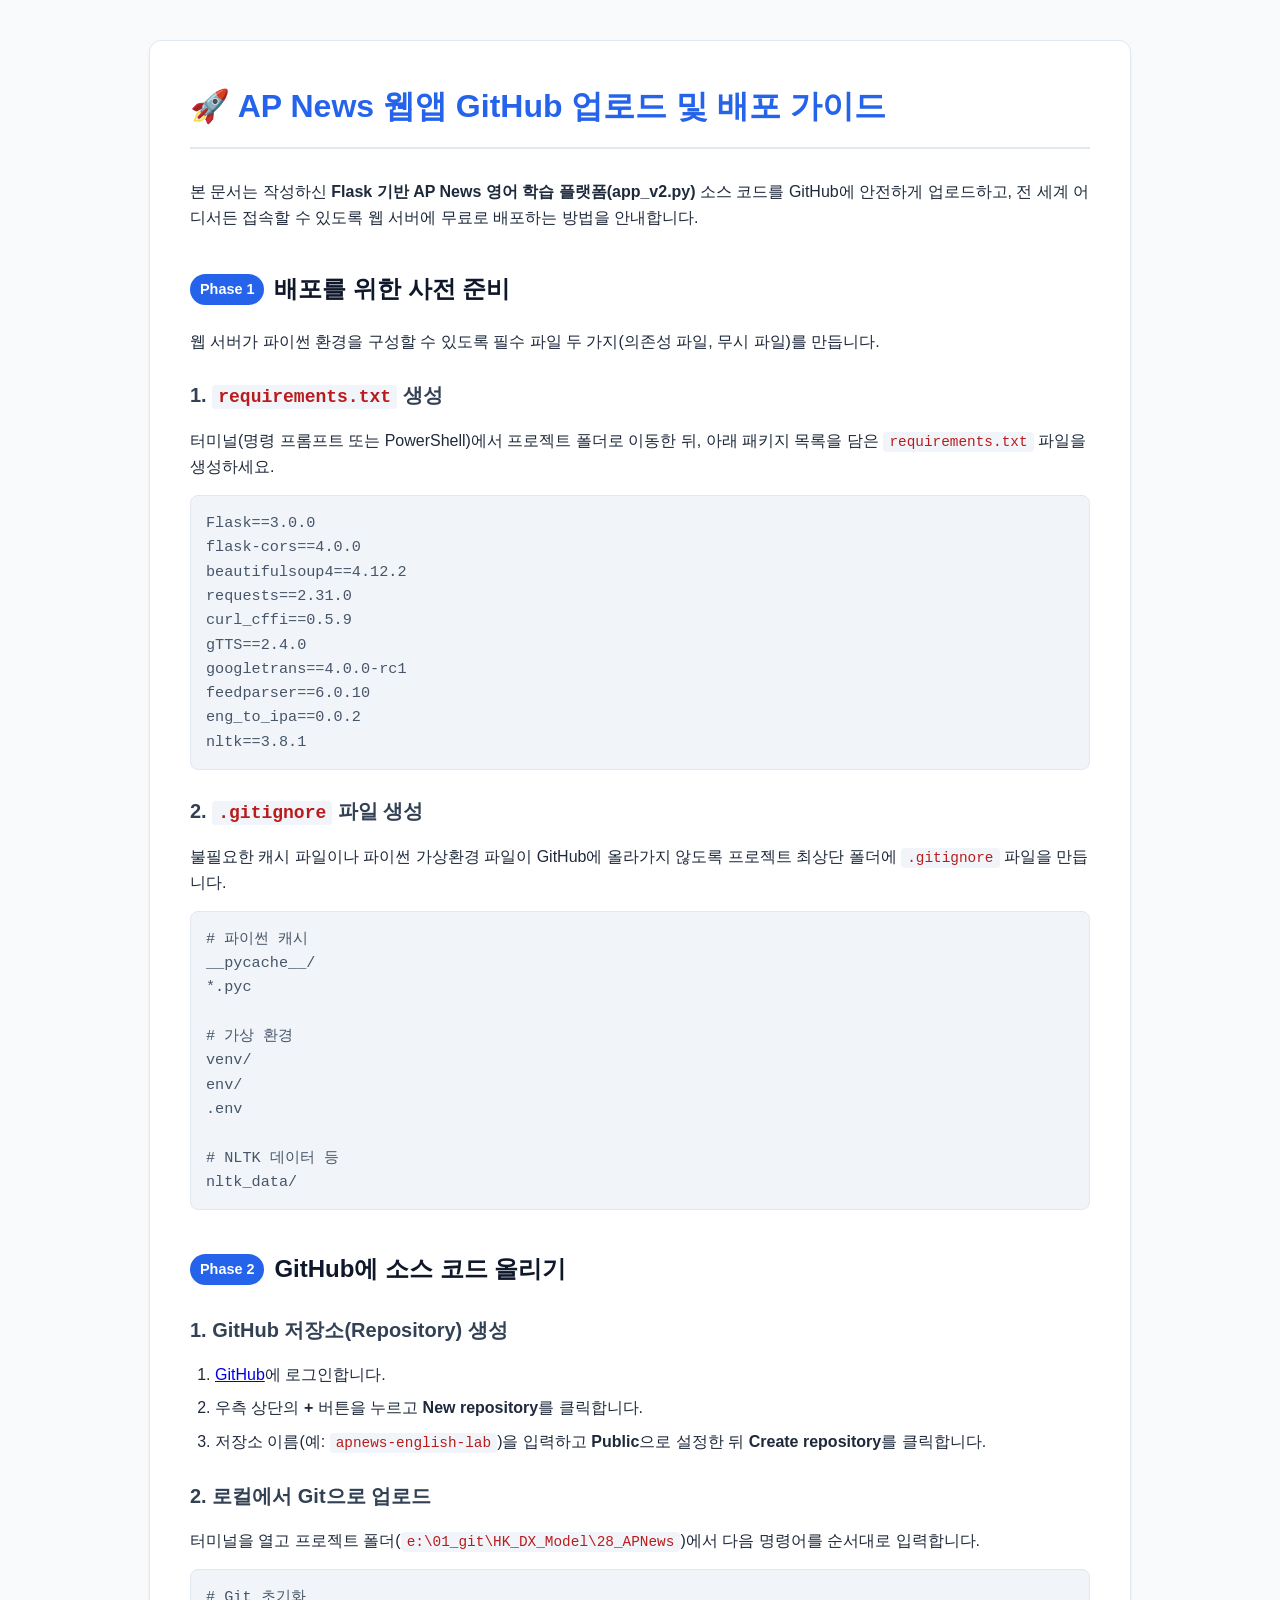
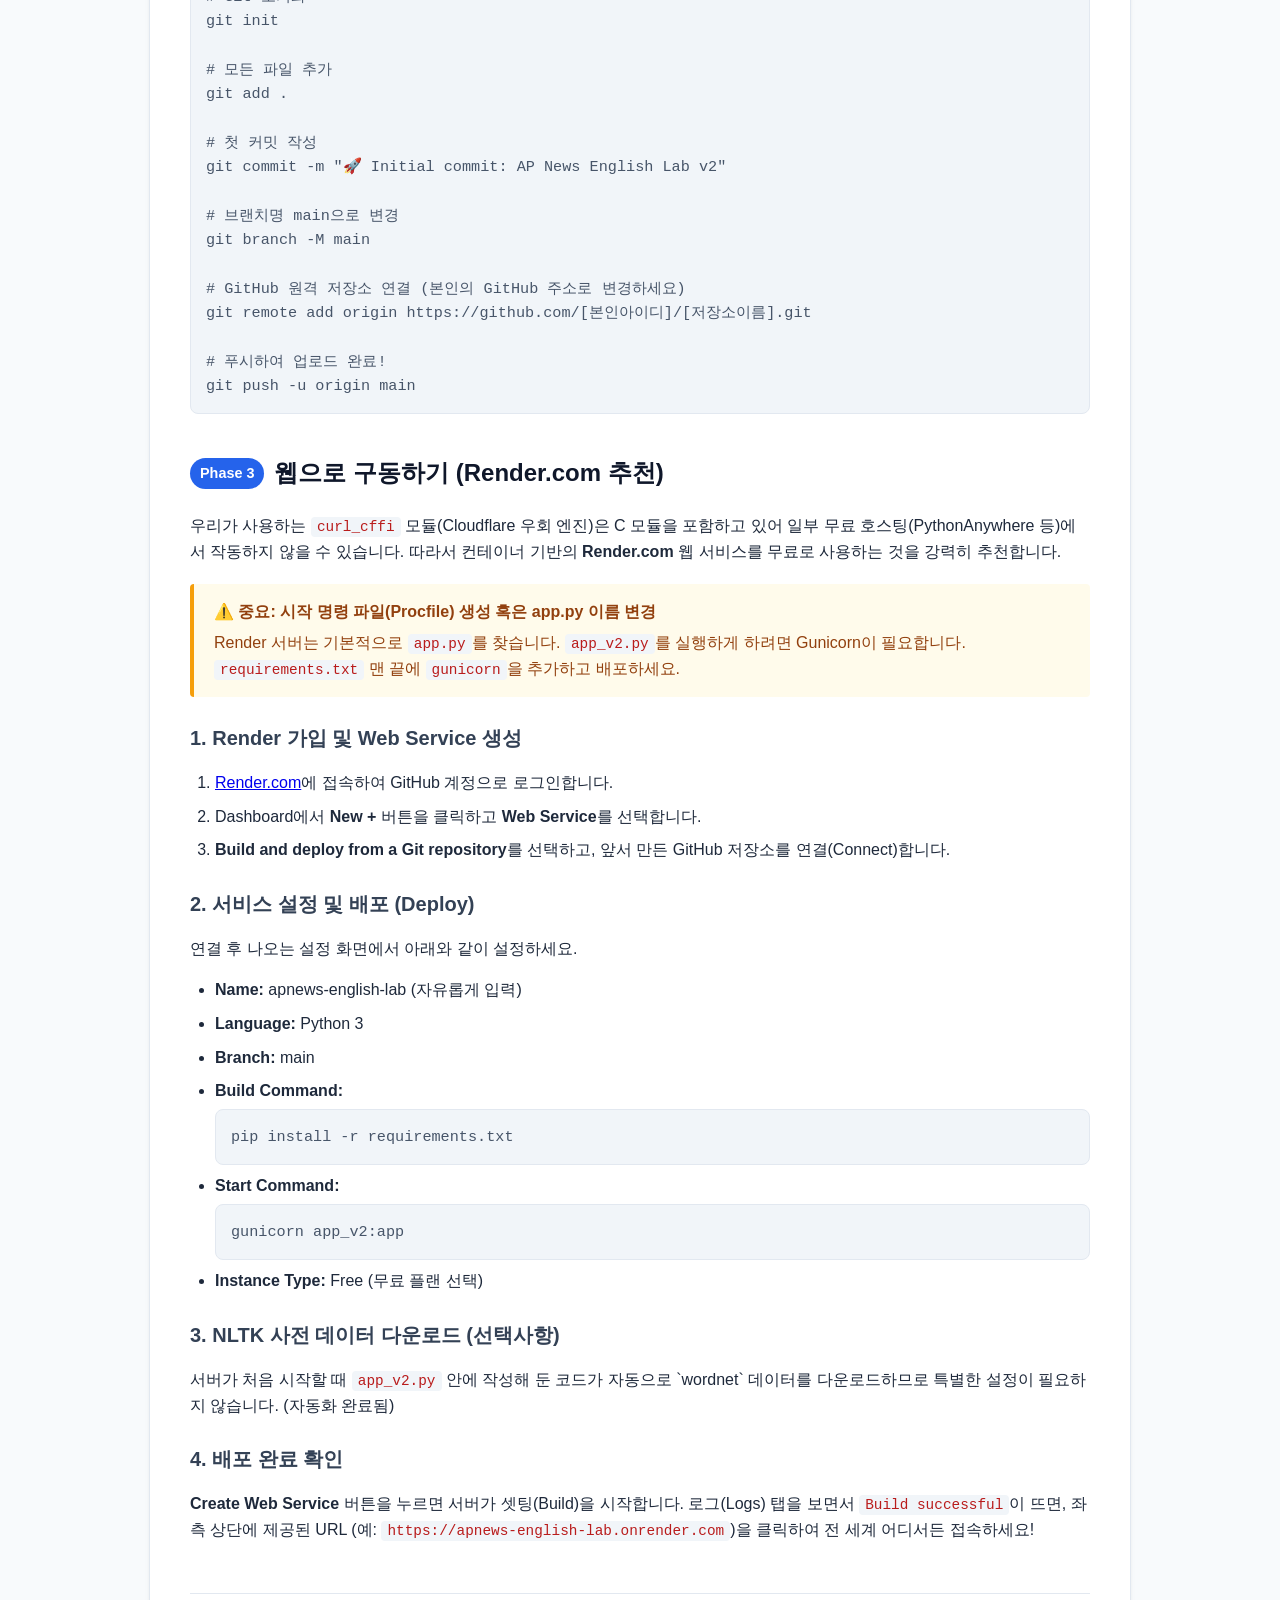
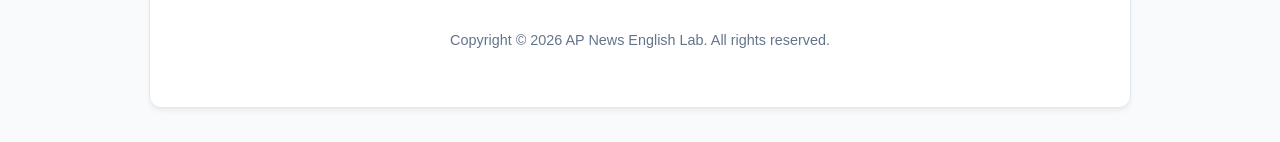
<file: deployment_guide.html>
<!DOCTYPE html>
<html lang="ko">
<head>
    <meta charset="UTF-8">
    <meta name="viewport" content="width=device-width, initial-scale=1.0">
    <title>AP News App - 배포 가이드 (GitHub & Web)</title>
    <style>
        :root {
            --bg-color: #f8fafc;
            --container-bg: #ffffff;
            --text-main: #1e293b;
            --text-muted: #64748b;
            --primary: #2563eb;
            --primary-hover: #1d4ed8;
            --border: #e2e8f0;
            --code-bg: #f1f5f9;
        }

        body {
            font-family: 'Pretendard', -apple-system, BlinkMacSystemFont, "Segoe UI", Roboto, "Helvetica Neue", Arial, sans-serif;
            background-color: var(--bg-color);
            color: var(--text-main);
            line-height: 1.6;
            margin: 0;
            padding: 40px 20px;
        }

        .container {
            max-width: 900px;
            margin: 0 auto;
            background: var(--container-bg);
            padding: 40px;
            border-radius: 12px;
            box-shadow: 0 4px 6px -1px rgba(0, 0, 0, 0.05), 0 2px 4px -1px rgba(0, 0, 0, 0.03);
            border: 1px solid var(--border);
        }

        h1 {
            font-size: 2rem;
            color: var(--primary);
            border-bottom: 2px solid var(--border);
            padding-bottom: 15px;
            margin-top: 0;
            margin-bottom: 30px;
        }

        h2 {
            font-size: 1.5rem;
            margin-top: 40px;
            margin-bottom: 20px;
            color: #0f172a;
            display: flex;
            align-items: center;
            gap: 10px;
        }

        h3 {
            font-size: 1.25rem;
            margin-top: 25px;
            margin-bottom: 15px;
            color: #334155;
        }

        p {
            margin-bottom: 15px;
        }

        pre {
            background-color: var(--code-bg);
            padding: 15px;
            border-radius: 8px;
            border: 1px solid var(--border);
            overflow-x: auto;
            font-family: 'Consolas', 'Monaco', monospace;
            font-size: 0.95rem;
            color: #475569;
        }

        code {
            background-color: var(--code-bg);
            padding: 2px 6px;
            border-radius: 4px;
            font-family: 'Consolas', 'Monaco', monospace;
            font-size: 0.9em;
            color: #b91c1c;
        }

        .alert {
            background-color: #fffbeb;
            border-left: 4px solid #f59e0b;
            padding: 15px 20px;
            margin: 20px 0;
            border-radius: 4px;
            color: #92400e;
        }

        .alert strong {
            display: block;
            margin-bottom: 5px;
        }

        ul, ol {
            margin-bottom: 20px;
            padding-left: 25px;
        }

        li {
            margin-bottom: 8px;
        }

        .step-badge {
            background: var(--primary);
            color: white;
            padding: 4px 10px;
            border-radius: 20px;
            font-size: 0.9rem;
            font-weight: bold;
        }

        footer {
            margin-top: 50px;
            text-align: center;
            font-size: 0.9rem;
            color: var(--text-muted);
            border-top: 1px solid var(--border);
            padding-top: 20px;
        }
    </style>
</head>
<body>

<div class="container">
    <h1>🚀 AP News 웹앱 GitHub 업로드 및 배포 가이드</h1>
    <p>본 문서는 작성하신 <strong>Flask 기반 AP News 영어 학습 플랫폼(app_v2.py)</strong> 소스 코드를 GitHub에 안전하게 업로드하고, 전 세계 어디서든 접속할 수 있도록 웹 서버에 무료로 배포하는 방법을 안내합니다.</p>

    <!-- SECTION 1 -->
    <h2><span class="step-badge">Phase 1</span> 배포를 위한 사전 준비</h2>
    <p>웹 서버가 파이썬 환경을 구성할 수 있도록 필수 파일 두 가지(의존성 파일, 무시 파일)를 만듭니다.</p>
    
    <h3>1. <code>requirements.txt</code> 생성</h3>
    <p>터미널(명령 프롬프트 또는 PowerShell)에서 프로젝트 폴더로 이동한 뒤, 아래 패키지 목록을 담은 <code>requirements.txt</code> 파일을 생성하세요.</p>
    <pre>
Flask==3.0.0
flask-cors==4.0.0
beautifulsoup4==4.12.2
requests==2.31.0
curl_cffi==0.5.9
gTTS==2.4.0
googletrans==4.0.0-rc1
feedparser==6.0.10
eng_to_ipa==0.0.2
nltk==3.8.1
</pre>

    <h3>2. <code>.gitignore</code> 파일 생성</h3>
    <p>불필요한 캐시 파일이나 파이썬 가상환경 파일이 GitHub에 올라가지 않도록 프로젝트 최상단 폴더에 <code>.gitignore</code> 파일을 만듭니다.</p>
    <pre>
# 파이썬 캐시
__pycache__/
*.pyc

# 가상 환경
venv/
env/
.env

# NLTK 데이터 등
nltk_data/
</pre>

    <!-- SECTION 2 -->
    <h2><span class="step-badge">Phase 2</span> GitHub에 소스 코드 올리기</h2>
    
    <h3>1. GitHub 저장소(Repository) 생성</h3>
    <ol>
        <li><a href="https://github.com" target="_blank">GitHub</a>에 로그인합니다.</li>
        <li>우측 상단의 <strong>+</strong> 버튼을 누르고 <strong>New repository</strong>를 클릭합니다.</li>
        <li>저장소 이름(예: <code>apnews-english-lab</code>)을 입력하고 <strong>Public</strong>으로 설정한 뒤 <strong>Create repository</strong>를 클릭합니다.</li>
    </ol>

    <h3>2. 로컬에서 Git으로 업로드</h3>
    <p>터미널을 열고 프로젝트 폴더(<code>e:\01_git\HK_DX_Model\28_APNews</code>)에서 다음 명령어를 순서대로 입력합니다.</p>
    <pre>
# Git 초기화
git init

# 모든 파일 추가
git add .

# 첫 커밋 작성
git commit -m "🚀 Initial commit: AP News English Lab v2"

# 브랜치명 main으로 변경
git branch -M main

# GitHub 원격 저장소 연결 (본인의 GitHub 주소로 변경하세요)
git remote add origin https://github.com/[본인아이디]/[저장소이름].git

# 푸시하여 업로드 완료!
git push -u origin main
</pre>


    <!-- SECTION 3 -->
    <h2><span class="step-badge">Phase 3</span> 웹으로 구동하기 (Render.com 추천)</h2>
    <p>우리가 사용하는 <code>curl_cffi</code> 모듈(Cloudflare 우회 엔진)은 C 모듈을 포함하고 있어 일부 무료 호스팅(PythonAnywhere 등)에서 작동하지 않을 수 있습니다. 따라서 컨테이너 기반의 <strong>Render.com</strong> 웹 서비스를 무료로 사용하는 것을 강력히 추천합니다.</p>

    <div class="alert">
        <strong>⚠️ 중요: 시작 명령 파일(Procfile) 생성 혹은 app.py 이름 변경</strong>
        Render 서버는 기본적으로 <code>app.py</code>를 찾습니다. 
        <code>app_v2.py</code>를 실행하게 하려면 Gunicorn이 필요합니다.<br>
        <code>requirements.txt</code> 맨 끝에 <code>gunicorn</code>을 추가하고 배포하세요.
    </div>

    <h3>1. Render 가입 및 Web Service 생성</h3>
    <ol>
        <li><a href="https://render.com" target="_blank">Render.com</a>에 접속하여 GitHub 계정으로 로그인합니다.</li>
        <li>Dashboard에서 <strong>New +</strong> 버튼을 클릭하고 <strong>Web Service</strong>를 선택합니다.</li>
        <li><strong>Build and deploy from a Git repository</strong>를 선택하고, 앞서 만든 GitHub 저장소를 연결(Connect)합니다.</li>
    </ol>

    <h3>2. 서비스 설정 및 배포 (Deploy)</h3>
    <p>연결 후 나오는 설정 화면에서 아래와 같이 설정하세요.</p>
    <ul>
        <li><strong>Name:</strong> apnews-english-lab (자유롭게 입력)</li>
        <li><strong>Language:</strong> Python 3</li>
        <li><strong>Branch:</strong> main</li>
        <li><strong>Build Command:</strong> 
            <pre style="margin-top: 5px; margin-bottom: 5px;">pip install -r requirements.txt</pre>
        </li>
        <li><strong>Start Command:</strong>
            <pre style="margin-top: 5px; margin-bottom: 5px;">gunicorn app_v2:app</pre>
        </li>
        <li><strong>Instance Type:</strong> Free (무료 플랜 선택)</li>
    </ul>

    <h3>3. NLTK 사전 데이터 다운로드 (선택사항)</h3>
    <p>서버가 처음 시작할 때 <code>app_v2.py</code> 안에 작성해 둔 코드가 자동으로 `wordnet` 데이터를 다운로드하므로 특별한 설정이 필요하지 않습니다. (자동화 완료됨)</p>

    <h3>4. 배포 완료 확인</h3>
    <p><strong>Create Web Service</strong> 버튼을 누르면 서버가 셋팅(Build)을 시작합니다. 로그(Logs) 탭을 보면서 <code>Build successful</code>이 뜨면, 좌측 상단에 제공된 URL (예: <code>https://apnews-english-lab.onrender.com</code>)을 클릭하여 전 세계 어디서든 접속하세요!</p>

    <footer>
        <p>Copyright © 2026 AP News English Lab. All rights reserved.</p>
    </footer>
</div>

</body>
</html>
</file>
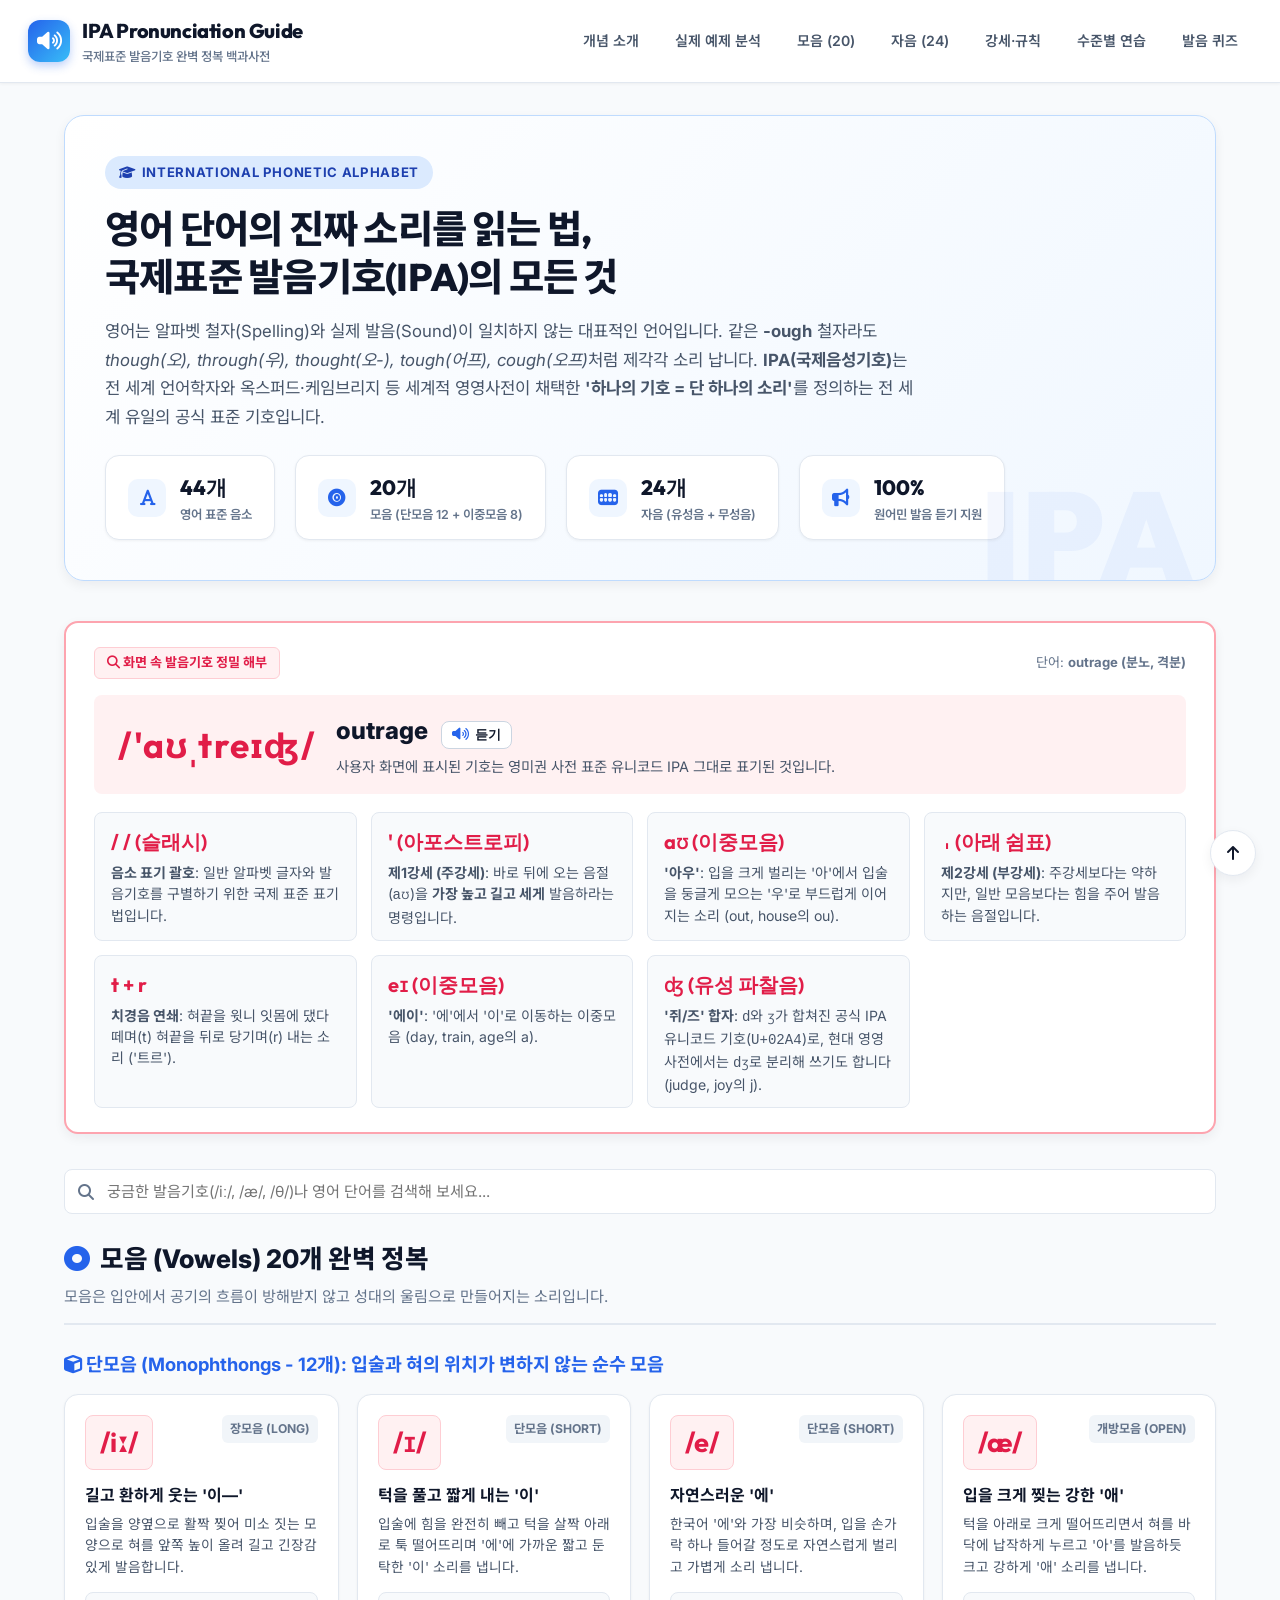
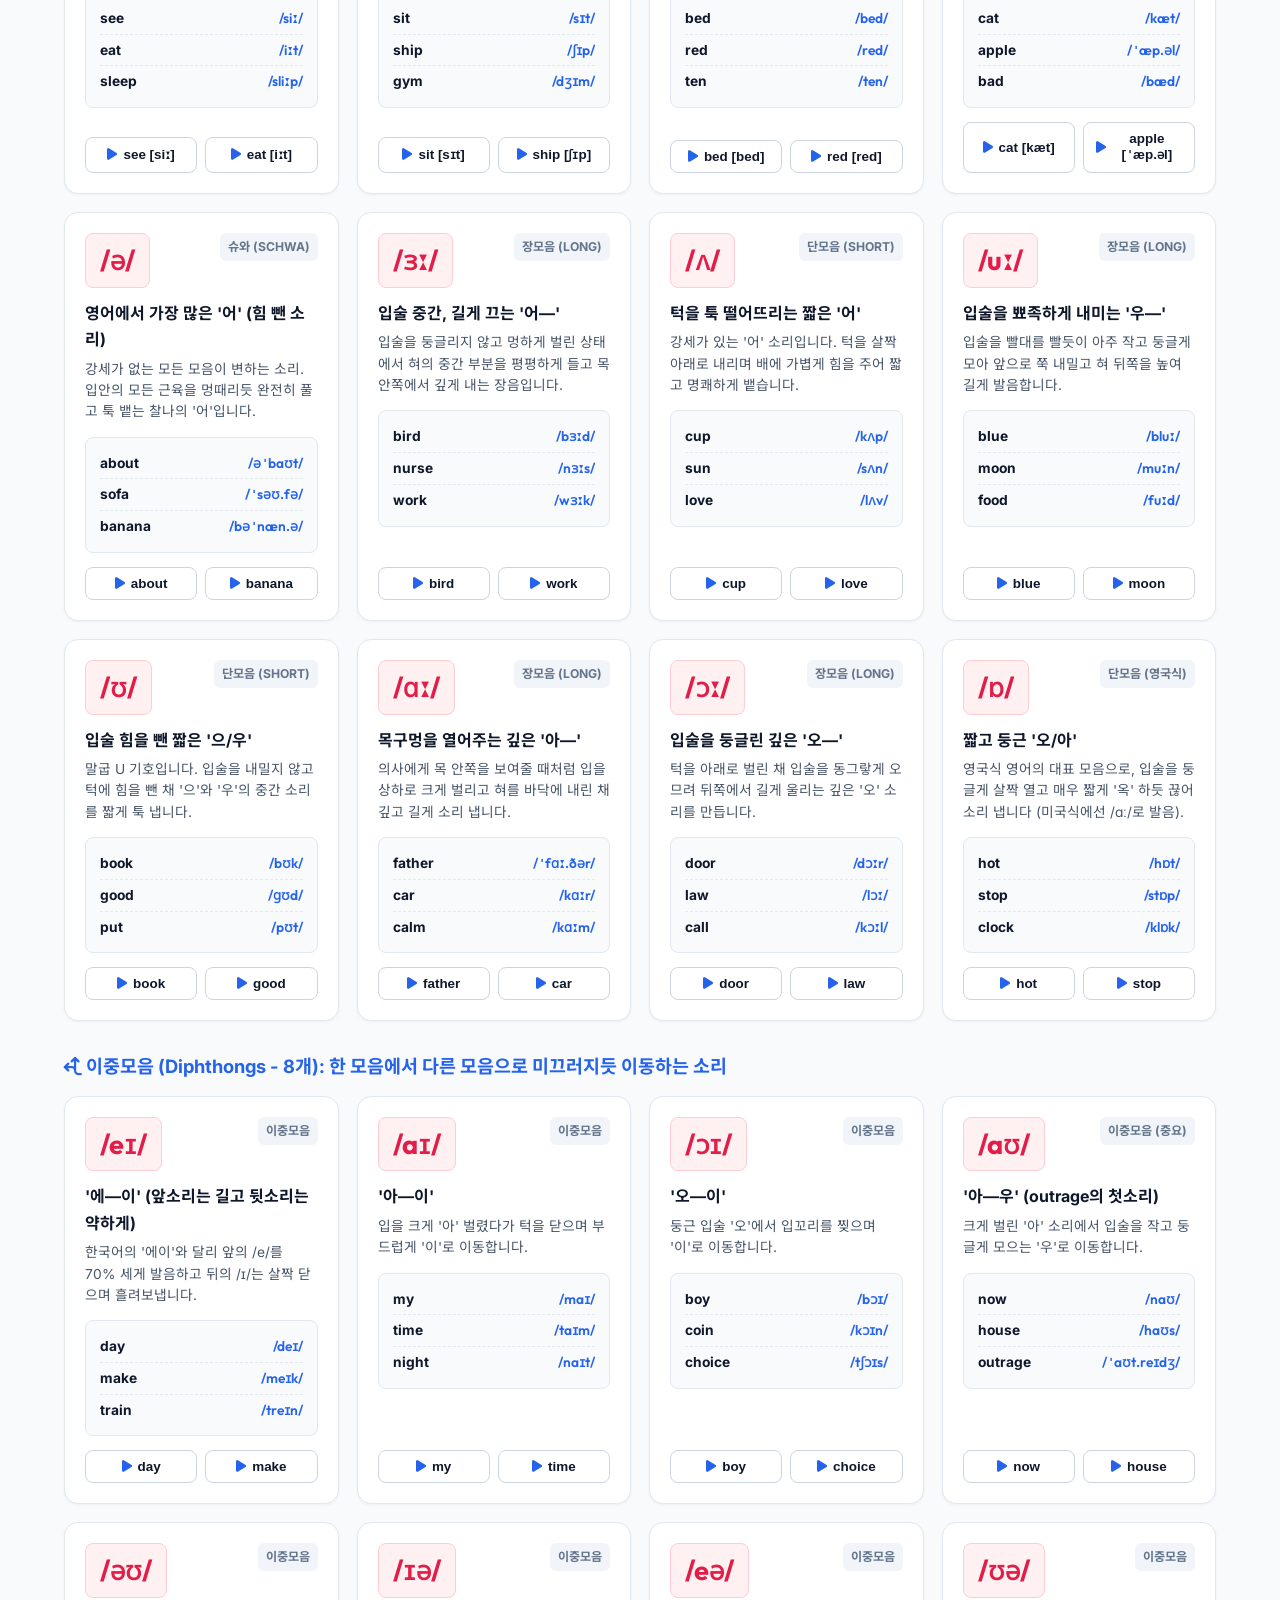
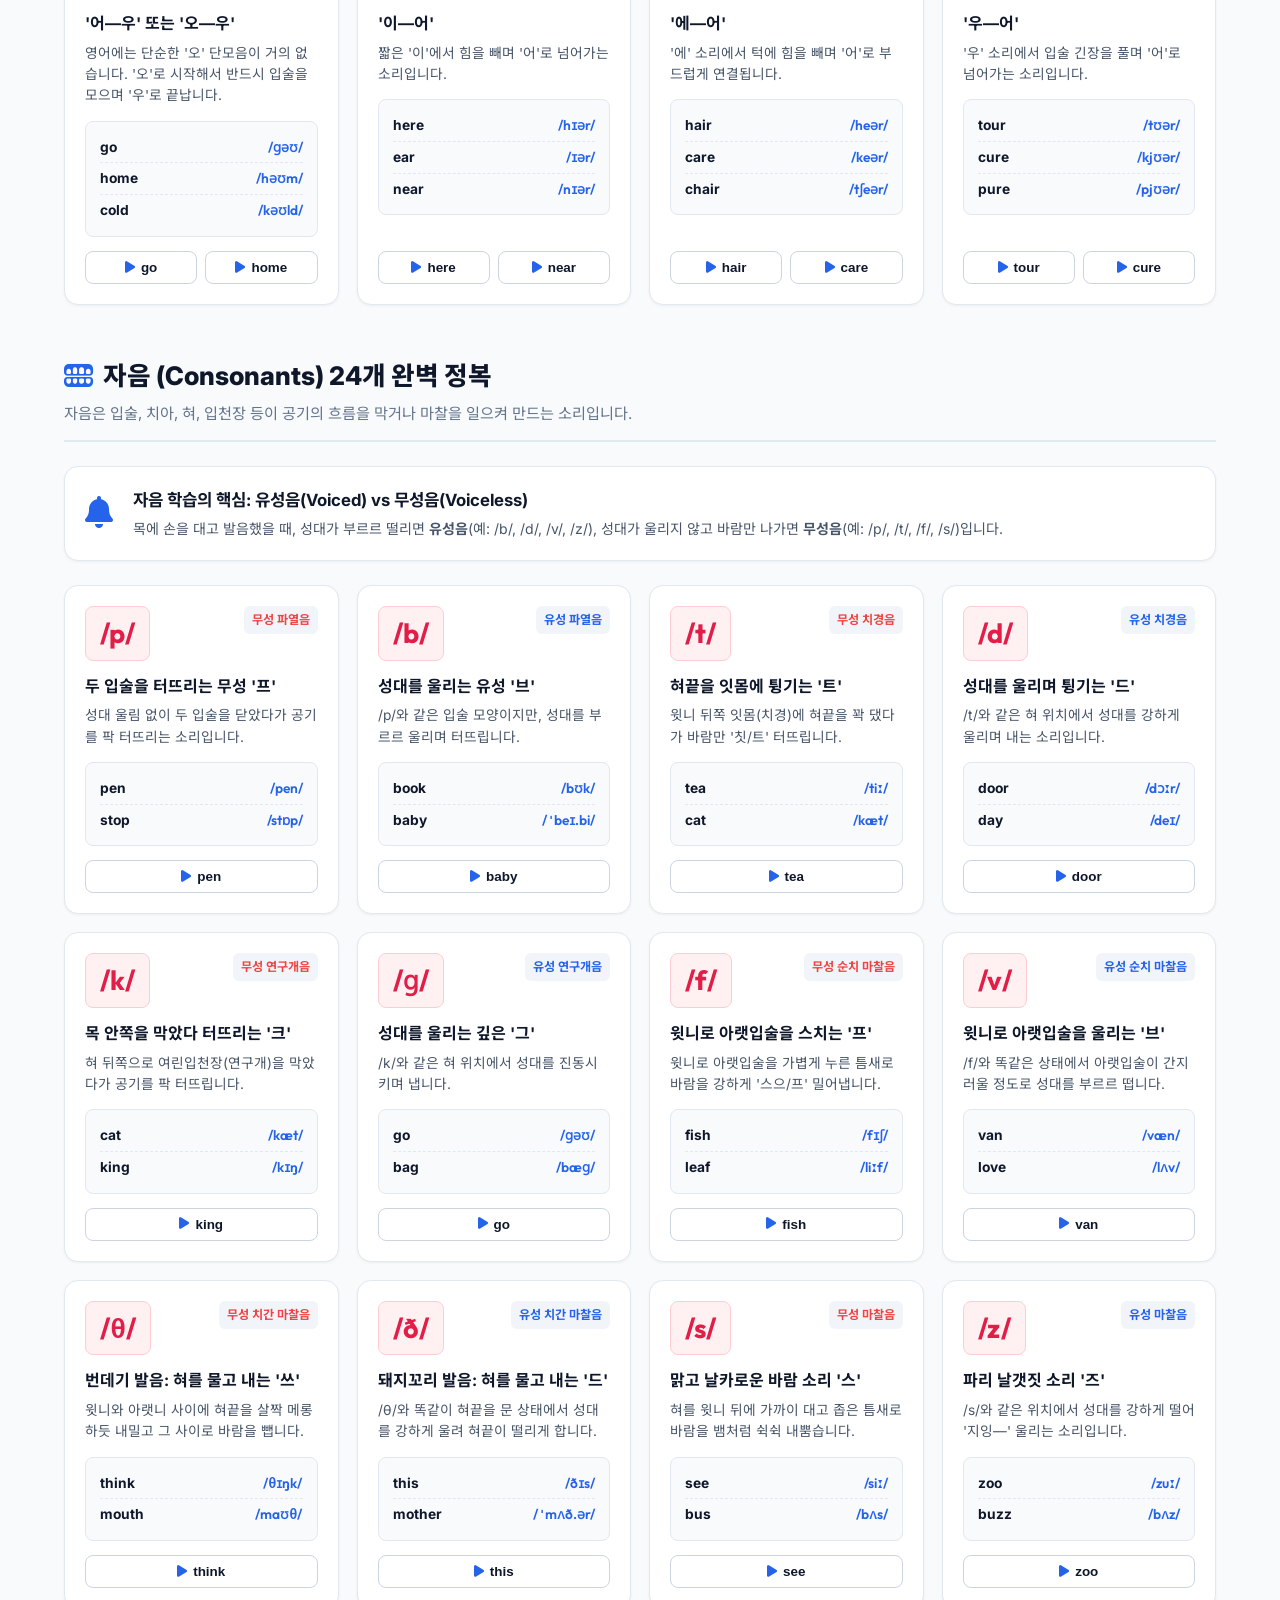
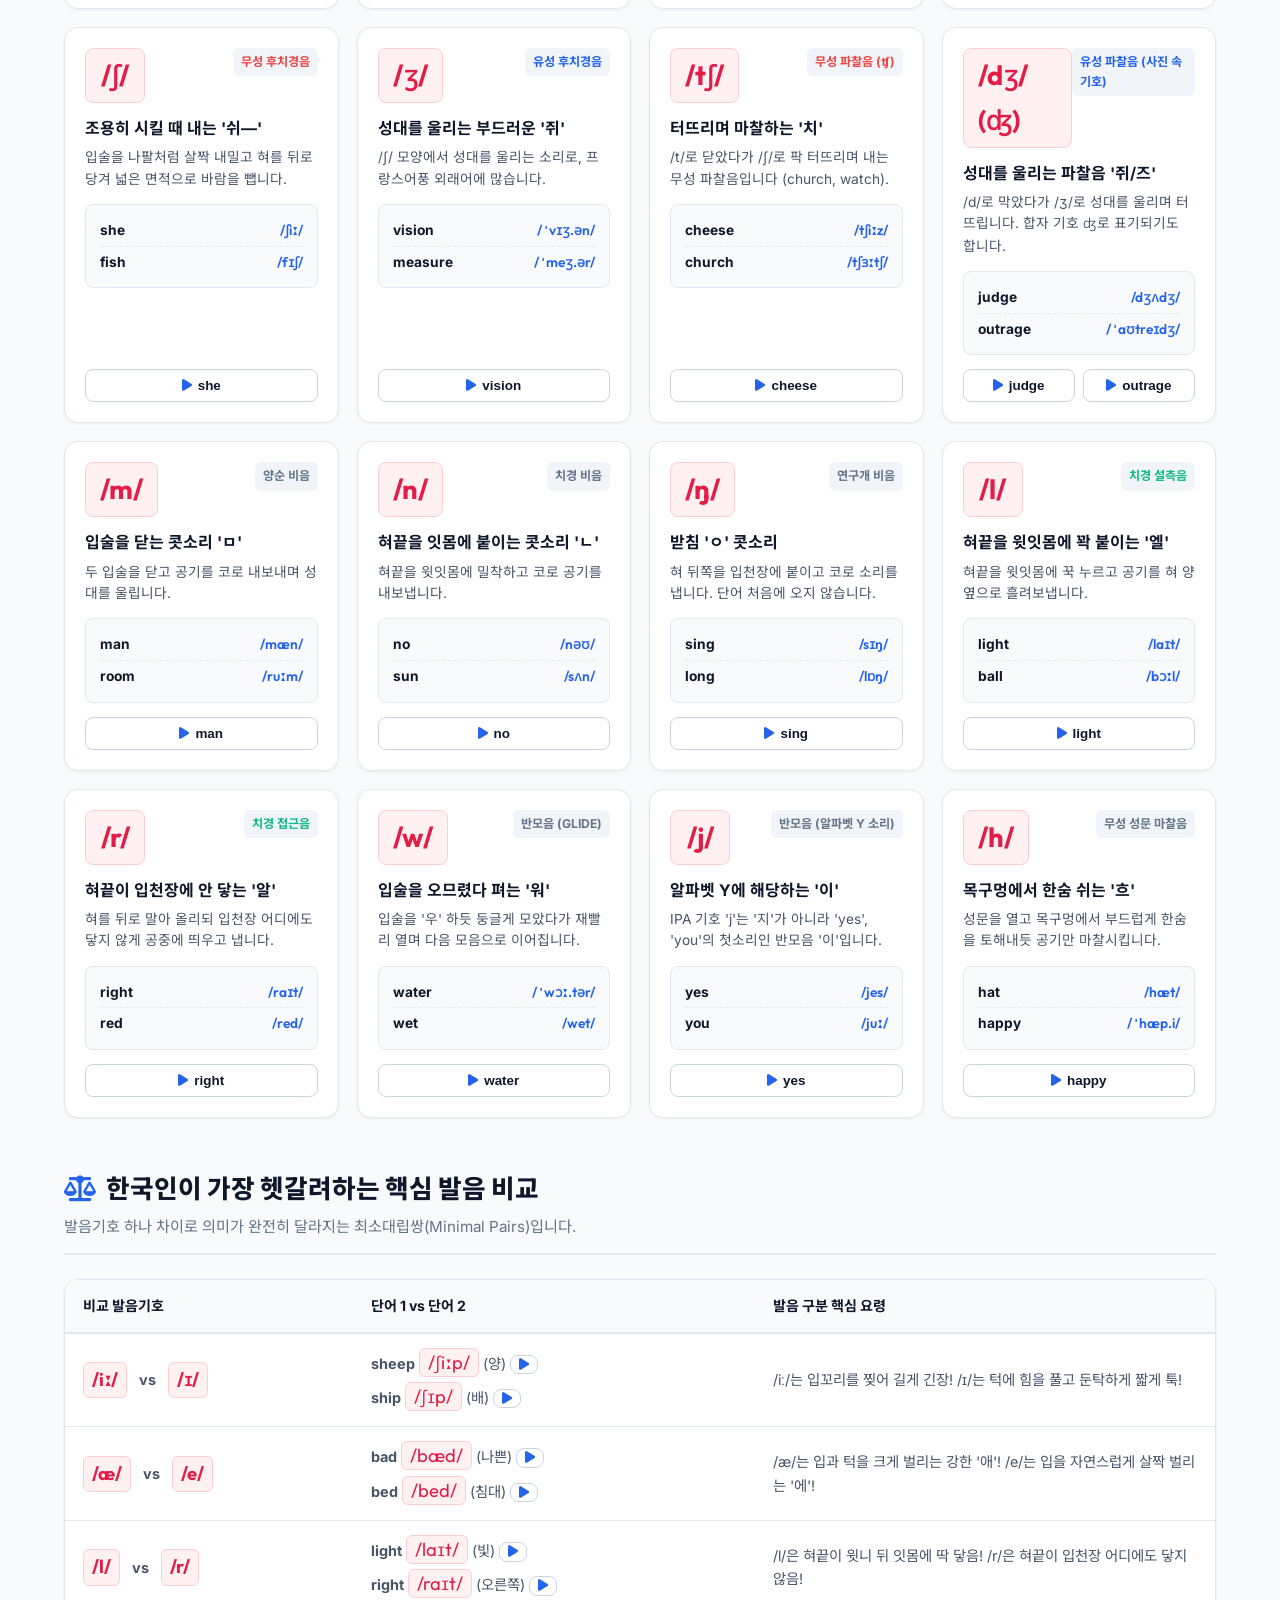
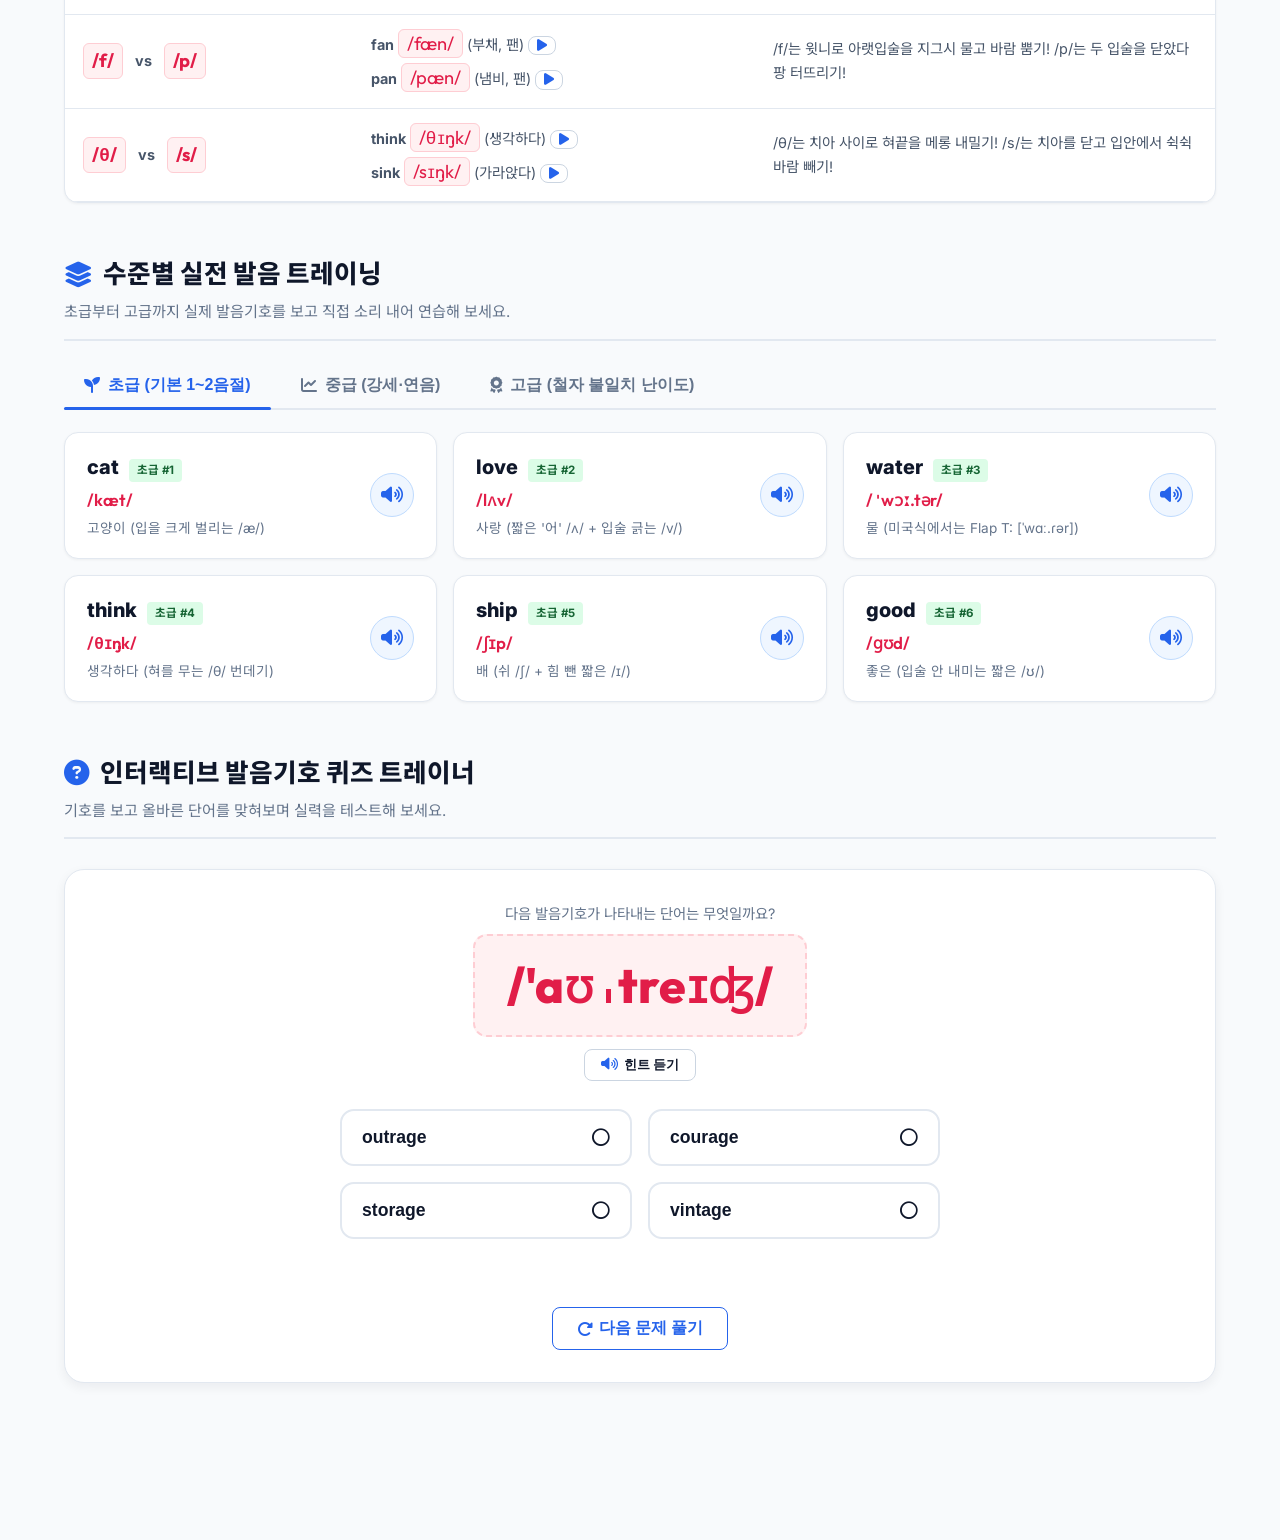
<file: ipa_guide.html>
<!DOCTYPE html>
<html lang="ko">
<head>
    <meta charset="UTF-8">
    <meta name="viewport" content="width=device-width, initial-scale=1.0">
    <title>국제표준 발음기호 (IPA) 완벽 마스터 가이드</title>
    <!-- Google Fonts: Inter & Outfit & Noto Sans KR -->
    <link rel="preconnect" href="https://fonts.googleapis.com">
    <link rel="preconnect" href="https://fonts.gstatic.com" crossorigin>
    <link href="https://fonts.googleapis.com/css2?family=Inter:wght@400;500;600;700;800&family=Noto+Sans+KR:wght@300;400;500;700;900&family=Outfit:wght@400;600;700;800&family=Fira+Code:wght@400;600&display=swap" rel="stylesheet">
    <!-- FontAwesome 6 Pro-style icons -->
    <link rel="stylesheet" href="https://cdnjs.cloudflare.com/ajax/libs/font-awesome/6.4.0/css/all.min.css">

    <style>
        :root {
            --bg-body: #f8fafc;
            --bg-card: #ffffff;
            --bg-card-alt: #f1f5f9;
            --bg-badge: #e0e7ff;
            --text-main: #0f172a;
            --text-secondary: #475569;
            --text-muted: #64748b;
            --primary: #2563eb;
            --primary-light: #eff6ff;
            --primary-dark: #1d4ed8;
            --accent: #0ea5e9;
            --ipa-color: #e11d48;
            --ipa-bg: #fff1f2;
            --ipa-border: #fecdd3;
            --success: #10b981;
            --success-light: #ecfdf5;
            --warning: #f59e0b;
            --warning-light: #fef3c7;
            --border-light: #e2e8f0;
            --border-card: #e2e8f0;
            --shadow-sm: 0 1px 3px rgba(0, 0, 0, 0.05);
            --shadow-md: 0 4px 12px rgba(15, 23, 42, 0.06);
            --shadow-lg: 0 10px 25px -5px rgba(15, 23, 42, 0.08);
            --radius-sm: 8px;
            --radius-md: 14px;
            --radius-lg: 20px;
            --transition: all 0.25s cubic-bezier(0.16, 1, 0.3, 1);
        }

        * {
            box-sizing: border-box;
            margin: 0;
            padding: 0;
            -webkit-font-smoothing: antialiased;
        }

        body {
            font-family: 'Inter', 'Noto Sans KR', -apple-system, BlinkMacSystemFont, sans-serif;
            background-color: var(--bg-body);
            color: var(--text-main);
            line-height: 1.65;
            padding-bottom: 80px;
        }

        /* Top Navbar */
        header.nav-header {
            position: sticky;
            top: 0;
            z-index: 1000;
            background: rgba(255, 255, 255, 0.92);
            backdrop-filter: blur(12px);
            border-bottom: 1px solid var(--border-light);
            padding: 14px 28px;
            display: flex;
            justify-content: space-between;
            align-items: center;
            box-shadow: var(--shadow-sm);
        }

        .logo-area {
            display: flex;
            align-items: center;
            gap: 12px;
        }

        .logo-badge {
            width: 42px;
            height: 42px;
            border-radius: 12px;
            background: linear-gradient(135deg, #2563eb, #38bdf8);
            color: #ffffff;
            display: flex;
            align-items: center;
            justify-content: center;
            font-size: 1.25rem;
            box-shadow: 0 4px 10px rgba(37, 99, 235, 0.3);
        }

        .logo-text h1 {
            font-family: 'Outfit', sans-serif;
            font-size: 1.25rem;
            font-weight: 800;
            letter-spacing: -0.02em;
            color: var(--text-main);
        }

        .logo-text p {
            font-size: 0.78rem;
            color: var(--text-muted);
            font-weight: 500;
        }

        .nav-links {
            display: flex;
            gap: 8px;
            align-items: center;
            overflow-x: auto;
        }

        .nav-link {
            padding: 8px 14px;
            border-radius: var(--radius-sm);
            font-size: 0.88rem;
            font-weight: 600;
            color: var(--text-secondary);
            text-decoration: none;
            transition: var(--transition);
            white-space: nowrap;
        }

        .nav-link:hover, .nav-link.active {
            background-color: var(--primary-light);
            color: var(--primary);
        }

        /* Container */
        .container {
            max-width: 1200px;
            margin: 0 auto;
            padding: 32px 24px;
        }

        /* Hero Banner */
        .hero-banner {
            background: linear-gradient(135deg, #ffffff 0%, #f0f7ff 100%);
            border: 1px solid #bfdbfe;
            border-radius: var(--radius-lg);
            padding: 40px;
            margin-bottom: 40px;
            box-shadow: var(--shadow-md);
            position: relative;
            overflow: hidden;
        }

        .hero-banner::after {
            content: "IPA";
            position: absolute;
            right: 20px;
            bottom: -20px;
            font-size: 8rem;
            font-weight: 900;
            font-family: 'Outfit', sans-serif;
            color: rgba(37, 99, 235, 0.05);
            pointer-events: none;
            line-height: 1;
        }

        .hero-badge {
            display: inline-flex;
            align-items: center;
            gap: 6px;
            background: #dbeafe;
            color: #1e40af;
            padding: 6px 14px;
            border-radius: 9999px;
            font-size: 0.82rem;
            font-weight: 700;
            text-transform: uppercase;
            letter-spacing: 0.05em;
            margin-bottom: 16px;
        }

        .hero-title {
            font-family: 'Outfit', 'Noto Sans KR', sans-serif;
            font-size: 2.4rem;
            font-weight: 800;
            letter-spacing: -0.02em;
            line-height: 1.25;
            color: #0f172a;
            margin-bottom: 16px;
        }

        .hero-desc {
            font-size: 1.05rem;
            color: var(--text-secondary);
            max-width: 820px;
            line-height: 1.7;
            margin-bottom: 24px;
        }

        .hero-stats {
            display: flex;
            flex-wrap: wrap;
            gap: 20px;
        }

        .stat-card {
            background: #ffffff;
            border: 1px solid var(--border-light);
            border-radius: var(--radius-md);
            padding: 14px 22px;
            box-shadow: var(--shadow-sm);
            display: flex;
            align-items: center;
            gap: 14px;
        }

        .stat-icon {
            width: 38px;
            height: 38px;
            border-radius: 10px;
            background: var(--primary-light);
            color: var(--primary);
            display: flex;
            align-items: center;
            justify-content: center;
            font-size: 1.1rem;
        }

        .stat-info .num {
            font-size: 1.3rem;
            font-weight: 800;
            font-family: 'Outfit', sans-serif;
            color: var(--text-main);
        }

        .stat-info .label {
            font-size: 0.78rem;
            color: var(--text-muted);
            font-weight: 600;
        }

        /* Section Layout */
        .section-wrap {
            margin-bottom: 50px;
        }

        .section-header {
            display: flex;
            align-items: center;
            justify-content: space-between;
            margin-bottom: 24px;
            border-bottom: 2px solid var(--border-light);
            padding-bottom: 14px;
        }

        .section-title {
            font-size: 1.6rem;
            font-weight: 800;
            color: var(--text-main);
            display: flex;
            align-items: center;
            gap: 10px;
        }

        .section-title i {
            color: var(--primary);
        }

        .section-desc {
            font-size: 0.95rem;
            color: var(--text-muted);
            margin-top: 4px;
        }

        /* Deep Dive Box: Question from User Screenshot */
        .case-study-box {
            background: #ffffff;
            border: 2px solid #fda4af;
            border-radius: var(--radius-md);
            padding: 24px 28px;
            margin-bottom: 35px;
            box-shadow: var(--shadow-md);
        }

        .case-header {
            display: flex;
            align-items: center;
            justify-content: space-between;
            margin-bottom: 16px;
        }

        .case-badge {
            background: var(--ipa-bg);
            color: var(--ipa-color);
            padding: 4px 12px;
            border-radius: 6px;
            font-weight: 700;
            font-size: 0.82rem;
            border: 1px solid var(--ipa-border);
        }

        .case-preview {
            display: flex;
            align-items: center;
            gap: 20px;
            background: #fff1f2;
            border-radius: var(--radius-sm);
            padding: 16px 24px;
            margin-bottom: 18px;
        }

        .case-ipa {
            font-family: 'Outfit', 'Inter', monospace;
            font-size: 2.2rem;
            font-weight: 700;
            color: var(--ipa-color);
            letter-spacing: 0.05em;
        }

        .case-word {
            font-size: 1.5rem;
            font-weight: 800;
            color: var(--text-main);
        }

        .case-grid {
            display: grid;
            grid-template-columns: repeat(auto-fit, minmax(220px, 1fr));
            gap: 14px;
        }

        .case-item {
            background: #f8fafc;
            border: 1px solid var(--border-light);
            border-radius: var(--radius-sm);
            padding: 12px 16px;
        }

        .case-item .symbol {
            font-family: 'Outfit', monospace;
            font-weight: 700;
            font-size: 1.25rem;
            color: var(--ipa-color);
            display: inline-block;
            margin-bottom: 4px;
        }

        .case-item .explain {
            font-size: 0.88rem;
            color: var(--text-secondary);
            line-height: 1.5;
        }

        /* Sound Card Grid */
        .sound-grid {
            display: grid;
            grid-template-columns: repeat(auto-fill, minmax(270px, 1fr));
            gap: 18px;
        }

        .sound-card {
            background: var(--bg-card);
            border: 1px solid var(--border-card);
            border-radius: var(--radius-md);
            padding: 20px;
            box-shadow: var(--shadow-sm);
            transition: var(--transition);
            display: flex;
            flex-direction: column;
            justify-content: space-between;
            position: relative;
        }

        .sound-card:hover {
            transform: translateY(-4px);
            box-shadow: var(--shadow-lg);
            border-color: #cbd5e1;
        }

        .card-top {
            display: flex;
            justify-content: space-between;
            align-items: flex-start;
            margin-bottom: 12px;
        }

        .ipa-badge {
            font-family: 'Outfit', monospace;
            font-size: 1.7rem;
            font-weight: 700;
            color: var(--ipa-color);
            background: var(--ipa-bg);
            border: 1px solid var(--ipa-border);
            padding: 4px 14px;
            border-radius: 8px;
            display: inline-flex;
            align-items: center;
            justify-content: center;
            min-width: 60px;
        }

        .sound-type {
            font-size: 0.76rem;
            font-weight: 700;
            padding: 4px 8px;
            border-radius: 6px;
            background: var(--bg-card-alt);
            color: var(--text-muted);
            text-transform: uppercase;
        }

        .sound-title {
            font-size: 1rem;
            font-weight: 700;
            color: var(--text-main);
            margin-bottom: 6px;
        }

        .sound-desc {
            font-size: 0.86rem;
            color: var(--text-secondary);
            margin-bottom: 14px;
            line-height: 1.55;
        }

        .examples-list {
            background: #f8fafc;
            border-radius: var(--radius-sm);
            padding: 10px 14px;
            border: 1px solid var(--border-light);
            margin-bottom: 14px;
        }

        .ex-item {
            display: flex;
            justify-content: space-between;
            align-items: center;
            font-size: 0.86rem;
            padding: 4px 0;
            border-bottom: 1px dashed #e2e8f0;
        }

        .ex-item:last-child {
            border-bottom: none;
        }

        .ex-word {
            font-weight: 700;
            color: var(--text-main);
            display: flex;
            align-items: center;
            gap: 6px;
        }

        .ex-ipa {
            font-family: 'Outfit', monospace;
            color: var(--primary);
            font-weight: 600;
        }

        .sound-action {
            display: flex;
            gap: 8px;
        }

        .btn-audio {
            flex: 1;
            display: flex;
            align-items: center;
            justify-content: center;
            gap: 6px;
            padding: 8px 12px;
            border-radius: var(--radius-sm);
            background: #ffffff;
            border: 1px solid #cbd5e1;
            color: var(--text-main);
            font-size: 0.84rem;
            font-weight: 600;
            cursor: pointer;
            transition: var(--transition);
        }

        .btn-audio:hover {
            background: var(--primary-light);
            color: var(--primary);
            border-color: #93c5fd;
        }

        .btn-audio i {
            color: var(--primary);
        }

        /* Comparison Table: Minimalist White */
        .comparison-table-wrap {
            background: #ffffff;
            border: 1px solid var(--border-light);
            border-radius: var(--radius-md);
            overflow: hidden;
            box-shadow: var(--shadow-sm);
            margin-bottom: 30px;
        }

        table.compare-table {
            width: 100%;
            border-collapse: collapse;
            text-align: left;
        }

        table.compare-table th {
            background: #f8fafc;
            color: var(--text-main);
            font-weight: 700;
            font-size: 0.88rem;
            padding: 14px 18px;
            border-bottom: 2px solid var(--border-light);
        }

        table.compare-table td {
            padding: 14px 18px;
            border-bottom: 1px solid var(--border-light);
            font-size: 0.9rem;
            color: var(--text-secondary);
            vertical-align: middle;
        }

        table.compare-table tr:hover {
            background-color: #f8fafc;
        }

        .versus-pair {
            display: flex;
            align-items: center;
            gap: 12px;
            font-weight: 700;
        }

        .symbol-badge {
            font-family: 'Outfit', monospace;
            font-size: 1.15rem;
            color: var(--ipa-color);
            background: var(--ipa-bg);
            padding: 2px 8px;
            border-radius: 6px;
            border: 1px solid var(--ipa-border);
        }

        /* Practice Section Tabs */
        .tab-nav {
            display: flex;
            gap: 10px;
            margin-bottom: 22px;
            border-bottom: 2px solid var(--border-light);
            padding-bottom: 2px;
        }

        .tab-btn {
            padding: 10px 20px;
            border: none;
            background: none;
            font-size: 1rem;
            font-weight: 700;
            color: var(--text-muted);
            cursor: pointer;
            position: relative;
            transition: var(--transition);
            display: flex;
            align-items: center;
            gap: 8px;
        }

        .tab-btn.active {
            color: var(--primary);
        }

        .tab-btn.active::after {
            content: '';
            position: absolute;
            bottom: -4px;
            left: 0;
            width: 100%;
            height: 3px;
            background: var(--primary);
            border-radius: 2px;
        }

        .tab-content {
            display: none;
        }

        .tab-content.active {
            display: block;
            animation: fadeIn 0.3s ease;
        }

        @keyframes fadeIn {
            from { opacity: 0; transform: translateY(6px); }
            to { opacity: 1; transform: translateY(0); }
        }

        .practice-card-grid {
            display: grid;
            grid-template-columns: repeat(auto-fill, minmax(340px, 1fr));
            gap: 16px;
        }

        .practice-card {
            background: #ffffff;
            border: 1px solid var(--border-card);
            border-radius: var(--radius-md);
            padding: 18px 22px;
            box-shadow: var(--shadow-sm);
            display: flex;
            justify-content: space-between;
            align-items: center;
            transition: var(--transition);
        }

        .practice-card:hover {
            border-color: #93c5fd;
            box-shadow: var(--shadow-md);
        }

        .p-word-wrap .p-word {
            font-size: 1.25rem;
            font-weight: 800;
            color: var(--text-main);
            margin-bottom: 2px;
        }

        .p-word-wrap .p-ipa {
            font-family: 'Outfit', monospace;
            font-size: 1.05rem;
            font-weight: 600;
            color: var(--ipa-color);
            margin-bottom: 4px;
        }

        .p-word-wrap .p-meaning {
            font-size: 0.85rem;
            color: var(--text-muted);
        }

        .p-tag {
            display: inline-block;
            font-size: 0.72rem;
            font-weight: 700;
            padding: 2px 8px;
            border-radius: 4px;
            margin-left: 6px;
        }

        .tag-easy { background: #dcfce7; color: #166534; }
        .tag-mid { background: #fef3c7; color: #92400e; }
        .tag-hard { background: #fee2e2; color: #991b1b; }

        .play-round-btn {
            width: 44px;
            height: 44px;
            border-radius: 50%;
            background: var(--primary-light);
            border: 1px solid #bfdbfe;
            color: var(--primary);
            font-size: 1.1rem;
            display: flex;
            align-items: center;
            justify-content: center;
            cursor: pointer;
            transition: var(--transition);
            flex-shrink: 0;
        }

        .play-round-btn:hover {
            background: var(--primary);
            color: #ffffff;
            transform: scale(1.08);
        }

        /* Interactive Quiz Box */
        .quiz-container {
            background: #ffffff;
            border: 1px solid var(--border-light);
            border-radius: var(--radius-lg);
            padding: 32px;
            box-shadow: var(--shadow-md);
            margin-top: 30px;
        }

        .quiz-question-box {
            text-align: center;
            margin-bottom: 28px;
        }

        .quiz-ipa-target {
            font-family: 'Outfit', monospace;
            font-size: 3rem;
            font-weight: 800;
            color: var(--ipa-color);
            background: var(--ipa-bg);
            border: 2px dashed var(--ipa-border);
            display: inline-block;
            padding: 10px 32px;
            border-radius: var(--radius-md);
            margin-bottom: 12px;
        }

        .quiz-options {
            display: grid;
            grid-template-columns: repeat(2, 1fr);
            gap: 16px;
            max-width: 600px;
            margin: 0 auto;
        }

        .quiz-opt-btn {
            background: #ffffff;
            border: 2px solid var(--border-light);
            border-radius: var(--radius-md);
            padding: 16px 20px;
            font-size: 1.1rem;
            font-weight: 700;
            color: var(--text-main);
            cursor: pointer;
            transition: var(--transition);
            display: flex;
            align-items: center;
            justify-content: space-between;
        }

        .quiz-opt-btn:hover {
            border-color: var(--primary);
            background-color: var(--primary-light);
        }

        .quiz-opt-btn.correct {
            border-color: var(--success);
            background-color: var(--success-light);
            color: #065f46;
        }

        .quiz-opt-btn.wrong {
            border-color: #ef4444;
            background-color: #fee2e2;
            color: #991b1b;
        }

        .quiz-feedback {
            margin-top: 20px;
            text-align: center;
            font-weight: 700;
            font-size: 1rem;
            min-height: 28px;
        }

        /* Search & Filter Bar */
        .filter-bar {
            display: flex;
            gap: 12px;
            margin-bottom: 24px;
        }

        .search-input-wrap {
            position: relative;
            flex: 1;
        }

        .search-input-wrap i {
            position: absolute;
            left: 14px;
            top: 50%;
            transform: translateY(-50%);
            color: var(--text-muted);
        }

        .search-input {
            width: 100%;
            padding: 12px 14px 12px 42px;
            border-radius: var(--radius-sm);
            border: 1px solid var(--border-light);
            background: #ffffff;
            font-size: 0.95rem;
            font-family: inherit;
            outline: none;
            transition: var(--transition);
        }

        .search-input:focus {
            border-color: var(--primary);
            box-shadow: 0 0 0 3px rgba(37, 99, 235, 0.15);
        }

        /* Floating Back to Top */
        .back-to-top {
            position: fixed;
            bottom: 24px;
            right: 24px;
            width: 46px;
            height: 46px;
            border-radius: 50%;
            background: #ffffff;
            border: 1px solid var(--border-light);
            box-shadow: var(--shadow-md);
            color: var(--text-main);
            display: flex;
            align-items: center;
            justify-content: center;
            cursor: pointer;
            transition: var(--transition);
            text-decoration: none;
            z-index: 100;
        }

        .back-to-top:hover {
            background: var(--primary);
            color: #ffffff;
            transform: translateY(-3px);
        }

        /* Responsive */
        @media (max-width: 768px) {
            header.nav-header { padding: 12px 16px; }
            .hero-banner { padding: 24px; }
            .hero-title { font-size: 1.8rem; }
            .quiz-options { grid-template-columns: 1fr; }
            .nav-links { display: none; }
        }
    </style>
</head>
<body>

    <!-- Sticky Navigation Bar -->
    <header class="nav-header">
        <div class="logo-area">
            <div class="logo-badge">
                <i class="fa-solid fa-volume-high"></i>
            </div>
            <div class="logo-text">
                <h1>IPA Pronunciation Guide</h1>
                <p>국제표준 발음기호 완벽 정복 백과사전</p>
            </div>
        </div>

        <nav class="nav-links">
            <a href="#about" class="nav-link">개념 소개</a>
            <a href="#case-study" class="nav-link">실제 예제 분석</a>
            <a href="#vowels" class="nav-link">모음 (20)</a>
            <a href="#consonants" class="nav-link">자음 (24)</a>
            <a href="#rules" class="nav-link">강세·규칙</a>
            <a href="#practice" class="nav-link">수준별 연습</a>
            <a href="#quiz" class="nav-link">발음 퀴즈</a>
        </nav>
    </header>

    <div class="container">

        <!-- Hero Section -->
        <section class="hero-banner" id="about">
            <div class="hero-badge"><i class="fa-solid fa-graduation-cap"></i> International Phonetic Alphabet</div>
            <h2 class="hero-title">영어 단어의 진짜 소리를 읽는 법,<br>국제표준 발음기호(IPA)의 모든 것</h2>
            <p class="hero-desc">
                영어는 알파벳 철자(Spelling)와 실제 발음(Sound)이 일치하지 않는 대표적인 언어입니다. 
                같은 <b>-ough</b> 철자라도 <i>though(오), through(우), thought(오-), tough(어프), cough(오프)</i>처럼 제각각 소리 납니다.
                <strong>IPA(국제음성기호)</strong>는 전 세계 언어학자와 옥스퍼드·케임브리지 등 세계적 영영사전이 채택한 
                <strong>'하나의 기호 = 단 하나의 소리'</strong>를 정의하는 전 세계 유일의 공식 표준 기호입니다.
            </p>

            <div class="hero-stats">
                <div class="stat-card">
                    <div class="stat-icon"><i class="fa-solid fa-font"></i></div>
                    <div class="stat-info">
                        <div class="num">44개</div>
                        <div class="label">영어 표준 음소</div>
                    </div>
                </div>
                <div class="stat-card">
                    <div class="stat-icon"><i class="fa-solid fa-record-vinyl"></i></div>
                    <div class="stat-info">
                        <div class="num">20개</div>
                        <div class="label">모음 (단모음 12 + 이중모음 8)</div>
                    </div>
                </div>
                <div class="stat-card">
                    <div class="stat-icon"><i class="fa-solid fa-teeth"></i></div>
                    <div class="stat-info">
                        <div class="num">24개</div>
                        <div class="label">자음 (유성음 + 무성음)</div>
                    </div>
                </div>
                <div class="stat-card">
                    <div class="stat-icon"><i class="fa-solid fa-bullhorn"></i></div>
                    <div class="stat-info">
                        <div class="num">100%</div>
                        <div class="label">원어민 발음 듣기 지원</div>
                    </div>
                </div>
            </div>
        </section>

        <!-- Deep Dive Section: User's Screen Shot Analysis -->
        <section class="case-study-box" id="case-study">
            <div class="case-header">
                <span class="case-badge"><i class="fa-solid fa-magnifying-glass"></i> 화면 속 발음기호 정밀 해부</span>
                <span style="font-size: 0.82rem; color: var(--text-muted);">단어: <strong>outrage (분노, 격분)</strong></span>
            </div>

            <div class="case-preview">
                <div class="case-ipa">/'aʊˌtreɪʤ/</div>
                <div>
                    <div class="case-word">outrage <button class="btn-audio" style="display:inline-flex; width:auto; padding:4px 10px; margin-left:8px;" onclick="speakWord('outrage')"><i class="fa-solid fa-volume-high"></i> 듣기</button></div>
                    <p style="font-size: 0.9rem; color: var(--text-secondary); margin-top: 4px;">
                        사용자 화면에 표시된 기호는 영미권 사전 표준 유니코드 IPA 그대로 표기된 것입니다.
                    </p>
                </div>
            </div>

            <div class="case-grid">
                <div class="case-item">
                    <span class="symbol">/  / (슬래시)</span>
                    <p class="explain"><strong>음소 표기 괄호</strong>: 일반 알파벳 글자와 발음기호를 구별하기 위한 국제 표준 표기법입니다.</p>
                </div>
                <div class="case-item">
                    <span class="symbol">' (아포스트로피)</span>
                    <p class="explain"><strong>제1강세 (주강세)</strong>: 바로 뒤에 오는 음절(<code>aʊ</code>)을 <b>가장 높고 길고 세게</b> 발음하라는 명령입니다.</p>
                </div>
                <div class="case-item">
                    <span class="symbol">aʊ (이중모음)</span>
                    <p class="explain"><strong>'아우'</strong>: 입을 크게 벌리는 '아'에서 입술을 둥글게 모으는 '우'로 부드럽게 이어지는 소리 (out, house의 ou).</p>
                </div>
                <div class="case-item">
                    <span class="symbol">ˌ (아래 쉼표)</span>
                    <p class="explain"><strong>제2강세 (부강세)</strong>: 주강세보다는 약하지만, 일반 모음보다는 힘을 주어 발음하는 음절입니다.</p>
                </div>
                <div class="case-item">
                    <span class="symbol">t + r</span>
                    <p class="explain"><strong>치경음 연쇄</strong>: 혀끝을 윗니 잇몸에 댔다 떼며(t) 혀끝을 뒤로 당기며(r) 내는 소리 ('트르').</p>
                </div>
                <div class="case-item">
                    <span class="symbol">eɪ (이중모음)</span>
                    <p class="explain"><strong>'에이'</strong>: '에'에서 '이'로 이동하는 이중모음 (day, train, age의 a).</p>
                </div>
                <div class="case-item">
                    <span class="symbol">ʤ (유성 파찰음)</span>
                    <p class="explain"><strong>'쥐/즈' 합자</strong>: <code>d</code>와 <code>ʒ</code>가 합쳐진 공식 IPA 유니코드 기호(<code>U+02A4</code>)로, 현대 영영사전에서는 <code>dʒ</code>로 분리해 쓰기도 합니다 (judge, joy의 j).</p>
                </div>
            </div>
        </section>

        <!-- Search Bar -->
        <div class="filter-bar">
            <div class="search-input-wrap">
                <i class="fa-solid fa-magnifying-glass"></i>
                <input type="text" id="ipaSearchInput" class="search-input" placeholder="궁금한 발음기호(/iː/, /æ/, /θ/)나 영어 단어를 검색해 보세요...">
            </div>
        </div>

        <!-- Section 2: Vowels (모음 20개) -->
        <section class="section-wrap" id="vowels">
            <div class="section-header">
                <div>
                    <h3 class="section-title"><i class="fa-solid fa-circle-dot"></i> 모음 (Vowels) 20개 완벽 정복</h3>
                    <p class="section-desc">모음은 입안에서 공기의 흐름이 방해받지 않고 성대의 울림으로 만들어지는 소리입니다.</p>
                </div>
            </div>

            <h4 style="font-size: 1.15rem; font-weight: 700; margin-bottom: 14px; color: var(--primary);">
                <i class="fa-solid fa-cube"></i> 단모음 (Monophthongs - 12개): 입술과 혀의 위치가 변하지 않는 순수 모음
            </h4>

            <div class="sound-grid" style="margin-bottom: 30px;">
                <!-- /iː/ -->
                <div class="sound-card" data-symbol="/iː/" data-keywords="see eat feel 이- 긴이">
                    <div>
                        <div class="card-top">
                            <span class="ipa-badge">/iː/</span>
                            <span class="sound-type">장모음 (Long)</span>
                        </div>
                        <div class="sound-title">길고 환하게 웃는 '이—'</div>
                        <div class="sound-desc">입술을 양옆으로 활짝 찢어 미소 짓는 모양으로 혀를 앞쪽 높이 올려 길고 긴장감 있게 발음합니다.</div>
                        <div class="examples-list">
                            <div class="ex-item"><span class="ex-word">see</span> <span class="ex-ipa">/siː/</span></div>
                            <div class="ex-item"><span class="ex-word">eat</span> <span class="ex-ipa">/iːt/</span></div>
                            <div class="ex-item"><span class="ex-word">sleep</span> <span class="ex-ipa">/sliːp/</span></div>
                        </div>
                    </div>
                    <div class="sound-action">
                        <button class="btn-audio" onclick="speakSound('see')"><i class="fa-solid fa-play"></i> see [siː]</button>
                        <button class="btn-audio" onclick="speakSound('eat')"><i class="fa-solid fa-play"></i> eat [iːt]</button>
                    </div>
                </div>

                <!-- /ɪ/ -->
                <div class="sound-card" data-symbol="/ɪ/" data-keywords="sit ship gym 턱을 내린 이">
                    <div>
                        <div class="card-top">
                            <span class="ipa-badge">/ɪ/</span>
                            <span class="sound-type">단모음 (Short)</span>
                        </div>
                        <div class="sound-title">턱을 풀고 짧게 내는 '이'</div>
                        <div class="sound-desc">입술에 힘을 완전히 빼고 턱을 살짝 아래로 툭 떨어뜨리며 '에'에 가까운 짧고 둔탁한 '이' 소리를 냅니다.</div>
                        <div class="examples-list">
                            <div class="ex-item"><span class="ex-word">sit</span> <span class="ex-ipa">/sɪt/</span></div>
                            <div class="ex-item"><span class="ex-word">ship</span> <span class="ex-ipa">/ʃɪp/</span></div>
                            <div class="ex-item"><span class="ex-word">gym</span> <span class="ex-ipa">/dʒɪm/</span></div>
                        </div>
                    </div>
                    <div class="sound-action">
                        <button class="btn-audio" onclick="speakSound('sit')"><i class="fa-solid fa-play"></i> sit [sɪt]</button>
                        <button class="btn-audio" onclick="speakSound('ship')"><i class="fa-solid fa-play"></i> ship [ʃɪp]</button>
                    </div>
                </div>

                <!-- /e/ -->
                <div class="sound-card" data-symbol="/e/" data-keywords="bed red head 에">
                    <div>
                        <div class="card-top">
                            <span class="ipa-badge">/e/</span>
                            <span class="sound-type">단모음 (Short)</span>
                        </div>
                        <div class="sound-title">자연스러운 '에'</div>
                        <div class="sound-desc">한국어 '에'와 가장 비슷하며, 입을 손가락 하나 들어갈 정도로 자연스럽게 벌리고 가볍게 소리 냅니다.</div>
                        <div class="examples-list">
                            <div class="ex-item"><span class="ex-word">bed</span> <span class="ex-ipa">/bed/</span></div>
                            <div class="ex-item"><span class="ex-word">red</span> <span class="ex-ipa">/red/</span></div>
                            <div class="ex-item"><span class="ex-word">ten</span> <span class="ex-ipa">/ten/</span></div>
                        </div>
                    </div>
                    <div class="sound-action">
                        <button class="btn-audio" onclick="speakSound('bed')"><i class="fa-solid fa-play"></i> bed [bed]</button>
                        <button class="btn-audio" onclick="speakSound('red')"><i class="fa-solid fa-play"></i> red [red]</button>
                    </div>
                </div>

                <!-- /æ/ -->
                <div class="sound-card" data-symbol="/æ/" data-keywords="cat apple bad 애 턱을 크게">
                    <div>
                        <div class="card-top">
                            <span class="ipa-badge">/æ/</span>
                            <span class="sound-type">개방모음 (Open)</span>
                        </div>
                        <div class="sound-title">입을 크게 찢는 강한 '애'</div>
                        <div class="sound-desc">턱을 아래로 크게 떨어뜨리면서 혀를 바닥에 납작하게 누르고 '아'를 발음하듯 크고 강하게 '애' 소리를 냅니다.</div>
                        <div class="examples-list">
                            <div class="ex-item"><span class="ex-word">cat</span> <span class="ex-ipa">/kæt/</span></div>
                            <div class="ex-item"><span class="ex-word">apple</span> <span class="ex-ipa">/ˈæp.əl/</span></div>
                            <div class="ex-item"><span class="ex-word">bad</span> <span class="ex-ipa">/bæd/</span></div>
                        </div>
                    </div>
                    <div class="sound-action">
                        <button class="btn-audio" onclick="speakSound('cat')"><i class="fa-solid fa-play"></i> cat [kæt]</button>
                        <button class="btn-audio" onclick="speakSound('apple')"><i class="fa-solid fa-play"></i> apple [ˈæp.əl]</button>
                    </div>
                </div>

                <!-- /ə/ (Schwa) -->
                <div class="sound-card" data-symbol="/ə/" data-keywords="about sofa banana 슈와 schwa 어">
                    <div>
                        <div class="card-top">
                            <span class="ipa-badge">/ə/</span>
                            <span class="sound-type">슈와 (Schwa)</span>
                        </div>
                        <div class="sound-title">영어에서 가장 많은 '어' (힘 뺀 소리)</div>
                        <div class="sound-desc">강세가 없는 모든 모음이 변하는 소리. 입안의 모든 근육을 멍때리듯 완전히 풀고 툭 뱉는 찰나의 '어'입니다.</div>
                        <div class="examples-list">
                            <div class="ex-item"><span class="ex-word">about</span> <span class="ex-ipa">/əˈbaʊt/</span></div>
                            <div class="ex-item"><span class="ex-word">sofa</span> <span class="ex-ipa">/ˈsəʊ.fə/</span></div>
                            <div class="ex-item"><span class="ex-word">banana</span> <span class="ex-ipa">/bəˈnæn.ə/</span></div>
                        </div>
                    </div>
                    <div class="sound-action">
                        <button class="btn-audio" onclick="speakSound('about')"><i class="fa-solid fa-play"></i> about</button>
                        <button class="btn-audio" onclick="speakSound('banana')"><i class="fa-solid fa-play"></i> banana</button>
                    </div>
                </div>

                <!-- /ɜː/ -->
                <div class="sound-card" data-symbol="/ɜː/" data-keywords="bird nurse work 어- 얼">
                    <div>
                        <div class="card-top">
                            <span class="ipa-badge">/ɜː/</span>
                            <span class="sound-type">장모음 (Long)</span>
                        </div>
                        <div class="sound-title">입술 중간, 길게 끄는 '어—'</div>
                        <div class="sound-desc">입술을 둥글리지 않고 멍하게 벌린 상태에서 혀의 중간 부분을 평평하게 들고 목 안쪽에서 깊게 내는 장음입니다.</div>
                        <div class="examples-list">
                            <div class="ex-item"><span class="ex-word">bird</span> <span class="ex-ipa">/bɜːd/</span></div>
                            <div class="ex-item"><span class="ex-word">nurse</span> <span class="ex-ipa">/nɜːs/</span></div>
                            <div class="ex-item"><span class="ex-word">work</span> <span class="ex-ipa">/wɜːk/</span></div>
                        </div>
                    </div>
                    <div class="sound-action">
                        <button class="btn-audio" onclick="speakSound('bird')"><i class="fa-solid fa-play"></i> bird</button>
                        <button class="btn-audio" onclick="speakSound('work')"><i class="fa-solid fa-play"></i> work</button>
                    </div>
                </div>

                <!-- /ʌ/ -->
                <div class="sound-card" data-symbol="/ʌ/" data-keywords="cup sun love 어">
                    <div>
                        <div class="card-top">
                            <span class="ipa-badge">/ʌ/</span>
                            <span class="sound-type">단모음 (Short)</span>
                        </div>
                        <div class="sound-title">턱을 툭 떨어뜨리는 짧은 '어'</div>
                        <div class="sound-desc">강세가 있는 '어' 소리입니다. 턱을 살짝 아래로 내리며 배에 가볍게 힘을 주어 짧고 명쾌하게 뱉습니다.</div>
                        <div class="examples-list">
                            <div class="ex-item"><span class="ex-word">cup</span> <span class="ex-ipa">/kʌp/</span></div>
                            <div class="ex-item"><span class="ex-word">sun</span> <span class="ex-ipa">/sʌn/</span></div>
                            <div class="ex-item"><span class="ex-word">love</span> <span class="ex-ipa">/lʌv/</span></div>
                        </div>
                    </div>
                    <div class="sound-action">
                        <button class="btn-audio" onclick="speakSound('cup')"><i class="fa-solid fa-play"></i> cup</button>
                        <button class="btn-audio" onclick="speakSound('love')"><i class="fa-solid fa-play"></i> love</button>
                    </div>
                </div>

                <!-- /uː/ -->
                <div class="sound-card" data-symbol="/uː/" data-keywords="blue moon food 우- 긴우">
                    <div>
                        <div class="card-top">
                            <span class="ipa-badge">/uː/</span>
                            <span class="sound-type">장모음 (Long)</span>
                        </div>
                        <div class="sound-title">입술을 뾰족하게 내미는 '우—'</div>
                        <div class="sound-desc">입술을 빨대를 빨듯이 아주 작고 둥글게 모아 앞으로 쭉 내밀고 혀 뒤쪽을 높여 길게 발음합니다.</div>
                        <div class="examples-list">
                            <div class="ex-item"><span class="ex-word">blue</span> <span class="ex-ipa">/bluː/</span></div>
                            <div class="ex-item"><span class="ex-word">moon</span> <span class="ex-ipa">/muːn/</span></div>
                            <div class="ex-item"><span class="ex-word">food</span> <span class="ex-ipa">/fuːd/</span></div>
                        </div>
                    </div>
                    <div class="sound-action">
                        <button class="btn-audio" onclick="speakSound('blue')"><i class="fa-solid fa-play"></i> blue</button>
                        <button class="btn-audio" onclick="speakSound('moon')"><i class="fa-solid fa-play"></i> moon</button>
                    </div>
                </div>

                <!-- /ʊ/ -->
                <div class="sound-card" data-symbol="/ʊ/" data-keywords="book good put 말굽u 짧은우">
                    <div>
                        <div class="card-top">
                            <span class="ipa-badge">/ʊ/</span>
                            <span class="sound-type">단모음 (Short)</span>
                        </div>
                        <div class="sound-title">입술 힘을 뺀 짧은 '으/우'</div>
                        <div class="sound-desc">말굽 U 기호입니다. 입술을 내밀지 않고 턱에 힘을 뺀 채 '으'와 '우'의 중간 소리를 짧게 툭 냅니다.</div>
                        <div class="examples-list">
                            <div class="ex-item"><span class="ex-word">book</span> <span class="ex-ipa">/bʊk/</span></div>
                            <div class="ex-item"><span class="ex-word">good</span> <span class="ex-ipa">/ɡʊd/</span></div>
                            <div class="ex-item"><span class="ex-word">put</span> <span class="ex-ipa">/pʊt/</span></div>
                        </div>
                    </div>
                    <div class="sound-action">
                        <button class="btn-audio" onclick="speakSound('book')"><i class="fa-solid fa-play"></i> book</button>
                        <button class="btn-audio" onclick="speakSound('good')"><i class="fa-solid fa-play"></i> good</button>
                    </div>
                </div>

                <!-- /ɑː/ -->
                <div class="sound-card" data-symbol="/ɑː/" data-keywords="father car hot 아- 긴아">
                    <div>
                        <div class="card-top">
                            <span class="ipa-badge">/ɑː/</span>
                            <span class="sound-type">장모음 (Long)</span>
                        </div>
                        <div class="sound-title">목구멍을 열어주는 깊은 '아—'</div>
                        <div class="sound-desc">의사에게 목 안쪽을 보여줄 때처럼 입을 상하로 크게 벌리고 혀를 바닥에 내린 채 깊고 길게 소리 냅니다.</div>
                        <div class="examples-list">
                            <div class="ex-item"><span class="ex-word">father</span> <span class="ex-ipa">/ˈfɑː.ðər/</span></div>
                            <div class="ex-item"><span class="ex-word">car</span> <span class="ex-ipa">/kɑːr/</span></div>
                            <div class="ex-item"><span class="ex-word">calm</span> <span class="ex-ipa">/kɑːm/</span></div>
                        </div>
                    </div>
                    <div class="sound-action">
                        <button class="btn-audio" onclick="speakSound('father')"><i class="fa-solid fa-play"></i> father</button>
                        <button class="btn-audio" onclick="speakSound('car')"><i class="fa-solid fa-play"></i> car</button>
                    </div>
                </div>

                <!-- /ɔː/ -->
                <div class="sound-card" data-symbol="/ɔː/" data-keywords="door call law 오- 긴오">
                    <div>
                        <div class="card-top">
                            <span class="ipa-badge">/ɔː/</span>
                            <span class="sound-type">장모음 (Long)</span>
                        </div>
                        <div class="sound-title">입술을 둥글린 깊은 '오—'</div>
                        <div class="sound-desc">턱을 아래로 벌린 채 입술을 동그랗게 오므려 뒤쪽에서 길게 울리는 깊은 '오' 소리를 만듭니다.</div>
                        <div class="examples-list">
                            <div class="ex-item"><span class="ex-word">door</span> <span class="ex-ipa">/dɔːr/</span></div>
                            <div class="ex-item"><span class="ex-word">law</span> <span class="ex-ipa">/lɔː/</span></div>
                            <div class="ex-item"><span class="ex-word">call</span> <span class="ex-ipa">/kɔːl/</span></div>
                        </div>
                    </div>
                    <div class="sound-action">
                        <button class="btn-audio" onclick="speakSound('door')"><i class="fa-solid fa-play"></i> door</button>
                        <button class="btn-audio" onclick="speakSound('law')"><i class="fa-solid fa-play"></i> law</button>
                    </div>
                </div>

                <!-- /ɒ/ -->
                <div class="sound-card" data-symbol="/ɒ/" data-keywords="hot stop dog 영국식 아/오">
                    <div>
                        <div class="card-top">
                            <span class="ipa-badge">/ɒ/</span>
                            <span class="sound-type">단모음 (영국식)</span>
                        </div>
                        <div class="sound-title">짧고 둥근 '오/아'</div>
                        <div class="sound-desc">영국식 영어의 대표 모음으로, 입술을 둥글게 살짝 열고 매우 짧게 '옥' 하듯 끊어 소리 냅니다 (미국식에선 /ɑː/로 발음).</div>
                        <div class="examples-list">
                            <div class="ex-item"><span class="ex-word">hot</span> <span class="ex-ipa">/hɒt/</span></div>
                            <div class="ex-item"><span class="ex-word">stop</span> <span class="ex-ipa">/stɒp/</span></div>
                            <div class="ex-item"><span class="ex-word">clock</span> <span class="ex-ipa">/klɒk/</span></div>
                        </div>
                    </div>
                    <div class="sound-action">
                        <button class="btn-audio" onclick="speakSound('hot')"><i class="fa-solid fa-play"></i> hot</button>
                        <button class="btn-audio" onclick="speakSound('stop')"><i class="fa-solid fa-play"></i> stop</button>
                    </div>
                </div>
            </div>

            <h4 style="font-size: 1.15rem; font-weight: 700; margin-bottom: 14px; color: var(--primary);">
                <i class="fa-solid fa-arrows-split-up-and-left"></i> 이중모음 (Diphthongs - 8개): 한 모음에서 다른 모음으로 미끄러지듯 이동하는 소리
            </h4>

            <div class="sound-grid">
                <!-- /eɪ/ -->
                <div class="sound-card" data-symbol="/eɪ/" data-keywords="day wait game 에이">
                    <div>
                        <div class="card-top">
                            <span class="ipa-badge">/eɪ/</span>
                            <span class="sound-type">이중모음</span>
                        </div>
                        <div class="sound-title">'에—이' (앞소리는 길고 뒷소리는 약하게)</div>
                        <div class="sound-desc">한국어의 '에이'와 달리 앞의 /e/를 70% 세게 발음하고 뒤의 /ɪ/는 살짝 닫으며 흘려보냅니다.</div>
                        <div class="examples-list">
                            <div class="ex-item"><span class="ex-word">day</span> <span class="ex-ipa">/deɪ/</span></div>
                            <div class="ex-item"><span class="ex-word">make</span> <span class="ex-ipa">/meɪk/</span></div>
                            <div class="ex-item"><span class="ex-word">train</span> <span class="ex-ipa">/treɪn/</span></div>
                        </div>
                    </div>
                    <div class="sound-action">
                        <button class="btn-audio" onclick="speakSound('day')"><i class="fa-solid fa-play"></i> day</button>
                        <button class="btn-audio" onclick="speakSound('make')"><i class="fa-solid fa-play"></i> make</button>
                    </div>
                </div>

                <!-- /aɪ/ -->
                <div class="sound-card" data-symbol="/aɪ/" data-keywords="my time fly 아이">
                    <div>
                        <div class="card-top">
                            <span class="ipa-badge">/aɪ/</span>
                            <span class="sound-type">이중모음</span>
                        </div>
                        <div class="sound-title">'아—이'</div>
                        <div class="sound-desc">입을 크게 '아' 벌렸다가 턱을 닫으며 부드럽게 '이'로 이동합니다.</div>
                        <div class="examples-list">
                            <div class="ex-item"><span class="ex-word">my</span> <span class="ex-ipa">/maɪ/</span></div>
                            <div class="ex-item"><span class="ex-word">time</span> <span class="ex-ipa">/taɪm/</span></div>
                            <div class="ex-item"><span class="ex-word">night</span> <span class="ex-ipa">/naɪt/</span></div>
                        </div>
                    </div>
                    <div class="sound-action">
                        <button class="btn-audio" onclick="speakSound('my')"><i class="fa-solid fa-play"></i> my</button>
                        <button class="btn-audio" onclick="speakSound('time')"><i class="fa-solid fa-play"></i> time</button>
                    </div>
                </div>

                <!-- /ɔɪ/ -->
                <div class="sound-card" data-symbol="/ɔɪ/" data-keywords="boy coin voice 오이">
                    <div>
                        <div class="card-top">
                            <span class="ipa-badge">/ɔɪ/</span>
                            <span class="sound-type">이중모음</span>
                        </div>
                        <div class="sound-title">'오—이'</div>
                        <div class="sound-desc">둥근 입술 '오'에서 입꼬리를 찢으며 '이'로 이동합니다.</div>
                        <div class="examples-list">
                            <div class="ex-item"><span class="ex-word">boy</span> <span class="ex-ipa">/bɔɪ/</span></div>
                            <div class="ex-item"><span class="ex-word">coin</span> <span class="ex-ipa">/kɔɪn/</span></div>
                            <div class="ex-item"><span class="ex-word">choice</span> <span class="ex-ipa">/tʃɔɪs/</span></div>
                        </div>
                    </div>
                    <div class="sound-action">
                        <button class="btn-audio" onclick="speakSound('boy')"><i class="fa-solid fa-play"></i> boy</button>
                        <button class="btn-audio" onclick="speakSound('choice')"><i class="fa-solid fa-play"></i> choice</button>
                    </div>
                </div>

                <!-- /aʊ/ -->
                <div class="sound-card" data-symbol="/aʊ/" data-keywords="out now house 아우 outrage">
                    <div>
                        <div class="card-top">
                            <span class="ipa-badge">/aʊ/</span>
                            <span class="sound-type">이중모음 (중요)</span>
                        </div>
                        <div class="sound-title">'아—우' (outrage의 첫소리)</div>
                        <div class="sound-desc">크게 벌린 '아' 소리에서 입술을 작고 둥글게 모으는 '우'로 이동합니다.</div>
                        <div class="examples-list">
                            <div class="ex-item"><span class="ex-word">now</span> <span class="ex-ipa">/naʊ/</span></div>
                            <div class="ex-item"><span class="ex-word">house</span> <span class="ex-ipa">/haʊs/</span></div>
                            <div class="ex-item"><span class="ex-word">outrage</span> <span class="ex-ipa">/ˈaʊt.reɪdʒ/</span></div>
                        </div>
                    </div>
                    <div class="sound-action">
                        <button class="btn-audio" onclick="speakSound('now')"><i class="fa-solid fa-play"></i> now</button>
                        <button class="btn-audio" onclick="speakSound('house')"><i class="fa-solid fa-play"></i> house</button>
                    </div>
                </div>

                <!-- /əʊ/ or /oʊ/ -->
                <div class="sound-card" data-symbol="/əʊ/" data-keywords="go no home 오우">
                    <div>
                        <div class="card-top">
                            <span class="ipa-badge">/əʊ/</span>
                            <span class="sound-type">이중모음</span>
                        </div>
                        <div class="sound-title">'어—우' 또는 '오—우'</div>
                        <div class="sound-desc">영어에는 단순한 '오' 단모음이 거의 없습니다. '오'로 시작해서 반드시 입술을 모으며 '우'로 끝납니다.</div>
                        <div class="examples-list">
                            <div class="ex-item"><span class="ex-word">go</span> <span class="ex-ipa">/ɡəʊ/</span></div>
                            <div class="ex-item"><span class="ex-word">home</span> <span class="ex-ipa">/həʊm/</span></div>
                            <div class="ex-item"><span class="ex-word">cold</span> <span class="ex-ipa">/kəʊld/</span></div>
                        </div>
                    </div>
                    <div class="sound-action">
                        <button class="btn-audio" onclick="speakSound('go')"><i class="fa-solid fa-play"></i> go</button>
                        <button class="btn-audio" onclick="speakSound('home')"><i class="fa-solid fa-play"></i> home</button>
                    </div>
                </div>

                <!-- /ɪə/ -->
                <div class="sound-card" data-symbol="/ɪə/" data-keywords="near here dear 이어">
                    <div>
                        <div class="card-top">
                            <span class="ipa-badge">/ɪə/</span>
                            <span class="sound-type">이중모음</span>
                        </div>
                        <div class="sound-title">'이—어'</div>
                        <div class="sound-desc">짧은 '이'에서 힘을 빼며 '어'로 넘어가는 소리입니다.</div>
                        <div class="examples-list">
                            <div class="ex-item"><span class="ex-word">here</span> <span class="ex-ipa">/hɪər/</span></div>
                            <div class="ex-item"><span class="ex-word">ear</span> <span class="ex-ipa">/ɪər/</span></div>
                            <div class="ex-item"><span class="ex-word">near</span> <span class="ex-ipa">/nɪər/</span></div>
                        </div>
                    </div>
                    <div class="sound-action">
                        <button class="btn-audio" onclick="speakSound('here')"><i class="fa-solid fa-play"></i> here</button>
                        <button class="btn-audio" onclick="speakSound('near')"><i class="fa-solid fa-play"></i> near</button>
                    </div>
                </div>

                <!-- /eə/ -->
                <div class="sound-card" data-symbol="/eə/" data-keywords="hair care bear 에어">
                    <div>
                        <div class="card-top">
                            <span class="ipa-badge">/eə/</span>
                            <span class="sound-type">이중모음</span>
                        </div>
                        <div class="sound-title">'에—어'</div>
                        <div class="sound-desc">'에' 소리에서 턱에 힘을 빼며 '어'로 부드럽게 연결됩니다.</div>
                        <div class="examples-list">
                            <div class="ex-item"><span class="ex-word">hair</span> <span class="ex-ipa">/heər/</span></div>
                            <div class="ex-item"><span class="ex-word">care</span> <span class="ex-ipa">/keər/</span></div>
                            <div class="ex-item"><span class="ex-word">chair</span> <span class="ex-ipa">/tʃeər/</span></div>
                        </div>
                    </div>
                    <div class="sound-action">
                        <button class="btn-audio" onclick="speakSound('hair')"><i class="fa-solid fa-play"></i> hair</button>
                        <button class="btn-audio" onclick="speakSound('care')"><i class="fa-solid fa-play"></i> care</button>
                    </div>
                </div>

                <!-- /ʊə/ -->
                <div class="sound-card" data-symbol="/ʊə/" data-keywords="pure tour cure 우어">
                    <div>
                        <div class="card-top">
                            <span class="ipa-badge">/ʊə/</span>
                            <span class="sound-type">이중모음</span>
                        </div>
                        <div class="sound-title">'우—어'</div>
                        <div class="sound-desc">'우' 소리에서 입술 긴장을 풀며 '어'로 넘어가는 소리입니다.</div>
                        <div class="examples-list">
                            <div class="ex-item"><span class="ex-word">tour</span> <span class="ex-ipa">/tʊər/</span></div>
                            <div class="ex-item"><span class="ex-word">cure</span> <span class="ex-ipa">/kjʊər/</span></div>
                            <div class="ex-item"><span class="ex-word">pure</span> <span class="ex-ipa">/pjʊər/</span></div>
                        </div>
                    </div>
                    <div class="sound-action">
                        <button class="btn-audio" onclick="speakSound('tour')"><i class="fa-solid fa-play"></i> tour</button>
                        <button class="btn-audio" onclick="speakSound('cure')"><i class="fa-solid fa-play"></i> cure</button>
                    </div>
                </div>
            </div>
        </section>

        <!-- Section 3: Consonants (자음 24개) -->
        <section class="section-wrap" id="consonants">
            <div class="section-header">
                <div>
                    <h3 class="section-title"><i class="fa-solid fa-teeth-open"></i> 자음 (Consonants) 24개 완벽 정복</h3>
                    <p class="section-desc">자음은 입술, 치아, 혀, 입천장 등이 공기의 흐름을 막거나 마찰을 일으켜 만드는 소리입니다.</p>
                </div>
            </div>

            <!-- Voiced vs Voiceless Banner -->
            <div style="background:#ffffff; border:1px solid #e2e8f0; border-radius:var(--radius-md); padding:20px; margin-bottom:24px; display:flex; align-items:center; gap:20px; box-shadow:var(--shadow-sm);">
                <div style="font-size:2rem; color:var(--primary);"><i class="fa-solid fa-bell"></i></div>
                <div>
                    <strong style="color:var(--text-main); font-size:1.05rem;">자음 학습의 핵심: 유성음(Voiced) vs 무성음(Voiceless)</strong>
                    <p style="font-size:0.88rem; color:var(--text-secondary); margin-top:2px;">
                        목에 손을 대고 발음했을 때, 성대가 부르르 떨리면 <b>유성음</b>(예: /b/, /d/, /v/, /z/), 성대가 울리지 않고 바람만 나가면 <b>무성음</b>(예: /p/, /t/, /f/, /s/)입니다.
                    </p>
                </div>
            </div>

            <div class="sound-grid">
                <!-- /p/ vs /b/ -->
                <div class="sound-card" data-symbol="/p/" data-keywords="pen park cup p ㅍ">
                    <div>
                        <div class="card-top">
                            <span class="ipa-badge">/p/</span>
                            <span class="sound-type" style="color:#ef4444;">무성 파열음</span>
                        </div>
                        <div class="sound-title">두 입술을 터뜨리는 무성 '프'</div>
                        <div class="sound-desc">성대 울림 없이 두 입술을 닫았다가 공기를 팍 터뜨리는 소리입니다.</div>
                        <div class="examples-list">
                            <div class="ex-item"><span class="ex-word">pen</span> <span class="ex-ipa">/pen/</span></div>
                            <div class="ex-item"><span class="ex-word">stop</span> <span class="ex-ipa">/stɒp/</span></div>
                        </div>
                    </div>
                    <div class="sound-action">
                        <button class="btn-audio" onclick="speakSound('pen')"><i class="fa-solid fa-play"></i> pen</button>
                    </div>
                </div>

                <div class="sound-card" data-symbol="/b/" data-keywords="book baby tub b ㅂ">
                    <div>
                        <div class="card-top">
                            <span class="ipa-badge">/b/</span>
                            <span class="sound-type" style="color:#2563eb;">유성 파열음</span>
                        </div>
                        <div class="sound-title">성대를 울리는 유성 '브'</div>
                        <div class="sound-desc">/p/와 같은 입술 모양이지만, 성대를 부르르 울리며 터뜨립니다.</div>
                        <div class="examples-list">
                            <div class="ex-item"><span class="ex-word">book</span> <span class="ex-ipa">/bʊk/</span></div>
                            <div class="ex-item"><span class="ex-word">baby</span> <span class="ex-ipa">/ˈbeɪ.bi/</span></div>
                        </div>
                    </div>
                    <div class="sound-action">
                        <button class="btn-audio" onclick="speakSound('baby')"><i class="fa-solid fa-play"></i> baby</button>
                    </div>
                </div>

                <!-- /t/ vs /d/ -->
                <div class="sound-card" data-symbol="/t/" data-keywords="tea time cat t ㅌ">
                    <div>
                        <div class="card-top">
                            <span class="ipa-badge">/t/</span>
                            <span class="sound-type" style="color:#ef4444;">무성 치경음</span>
                        </div>
                        <div class="sound-title">혀끝을 잇몸에 튕기는 '트'</div>
                        <div class="sound-desc">윗니 뒤쪽 잇몸(치경)에 혀끝을 꽉 댔다가 바람만 '칫/트' 터뜨립니다.</div>
                        <div class="examples-list">
                            <div class="ex-item"><span class="ex-word">tea</span> <span class="ex-ipa">/tiː/</span></div>
                            <div class="ex-item"><span class="ex-word">cat</span> <span class="ex-ipa">/kæt/</span></div>
                        </div>
                    </div>
                    <div class="sound-action">
                        <button class="btn-audio" onclick="speakSound('tea')"><i class="fa-solid fa-play"></i> tea</button>
                    </div>
                </div>

                <div class="sound-card" data-symbol="/d/" data-keywords="door day red d ㄷ">
                    <div>
                        <div class="card-top">
                            <span class="ipa-badge">/d/</span>
                            <span class="sound-type" style="color:#2563eb;">유성 치경음</span>
                        </div>
                        <div class="sound-title">성대를 울리며 튕기는 '드'</div>
                        <div class="sound-desc">/t/와 같은 혀 위치에서 성대를 강하게 울리며 내는 소리입니다.</div>
                        <div class="examples-list">
                            <div class="ex-item"><span class="ex-word">door</span> <span class="ex-ipa">/dɔːr/</span></div>
                            <div class="ex-item"><span class="ex-word">day</span> <span class="ex-ipa">/deɪ/</span></div>
                        </div>
                    </div>
                    <div class="sound-action">
                        <button class="btn-audio" onclick="speakSound('door')"><i class="fa-solid fa-play"></i> door</button>
                    </div>
                </div>

                <!-- /k/ vs /ɡ/ -->
                <div class="sound-card" data-symbol="/k/" data-keywords="cat king back k ㅋ">
                    <div>
                        <div class="card-top">
                            <span class="ipa-badge">/k/</span>
                            <span class="sound-type" style="color:#ef4444;">무성 연구개음</span>
                        </div>
                        <div class="sound-title">목 안쪽을 막았다 터뜨리는 '크'</div>
                        <div class="sound-desc">혀 뒤쪽으로 여린입천장(연구개)을 막았다가 공기를 팍 터뜨립니다.</div>
                        <div class="examples-list">
                            <div class="ex-item"><span class="ex-word">cat</span> <span class="ex-ipa">/kæt/</span></div>
                            <div class="ex-item"><span class="ex-word">king</span> <span class="ex-ipa">/kɪŋ/</span></div>
                        </div>
                    </div>
                    <div class="sound-action">
                        <button class="btn-audio" onclick="speakSound('king')"><i class="fa-solid fa-play"></i> king</button>
                    </div>
                </div>

                <div class="sound-card" data-symbol="/ɡ/" data-keywords="go game bag g ㄱ">
                    <div>
                        <div class="card-top">
                            <span class="ipa-badge">/ɡ/</span>
                            <span class="sound-type" style="color:#2563eb;">유성 연구개음</span>
                        </div>
                        <div class="sound-title">성대를 울리는 깊은 '그'</div>
                        <div class="sound-desc">/k/와 같은 혀 위치에서 성대를 진동시키며 냅니다.</div>
                        <div class="examples-list">
                            <div class="ex-item"><span class="ex-word">go</span> <span class="ex-ipa">/ɡəʊ/</span></div>
                            <div class="ex-item"><span class="ex-word">bag</span> <span class="ex-ipa">/bæɡ/</span></div>
                        </div>
                    </div>
                    <div class="sound-action">
                        <button class="btn-audio" onclick="speakSound('go')"><i class="fa-solid fa-play"></i> go</button>
                    </div>
                </div>

                <!-- /f/ vs /v/ -->
                <div class="sound-card" data-symbol="/f/" data-keywords="fish phone leaf f 윗니 입술">
                    <div>
                        <div class="card-top">
                            <span class="ipa-badge">/f/</span>
                            <span class="sound-type" style="color:#ef4444;">무성 순치 마찰음</span>
                        </div>
                        <div class="sound-title">윗니로 아랫입술을 스치는 '프'</div>
                        <div class="sound-desc">윗니로 아랫입술을 가볍게 누른 틈새로 바람을 강하게 '스으/프' 밀어냅니다.</div>
                        <div class="examples-list">
                            <div class="ex-item"><span class="ex-word">fish</span> <span class="ex-ipa">/fɪʃ/</span></div>
                            <div class="ex-item"><span class="ex-word">leaf</span> <span class="ex-ipa">/liːf/</span></div>
                        </div>
                    </div>
                    <div class="sound-action">
                        <button class="btn-audio" onclick="speakSound('fish')"><i class="fa-solid fa-play"></i> fish</button>
                    </div>
                </div>

                <div class="sound-card" data-symbol="/v/" data-keywords="van voice love v ㅂ과 다름">
                    <div>
                        <div class="card-top">
                            <span class="ipa-badge">/v/</span>
                            <span class="sound-type" style="color:#2563eb;">유성 순치 마찰음</span>
                        </div>
                        <div class="sound-title">윗니로 아랫입술을 울리는 '브'</div>
                        <div class="sound-desc">/f/와 똑같은 상태에서 아랫입술이 간지러울 정도로 성대를 부르르 떱니다.</div>
                        <div class="examples-list">
                            <div class="ex-item"><span class="ex-word">van</span> <span class="ex-ipa">/væn/</span></div>
                            <div class="ex-item"><span class="ex-word">love</span> <span class="ex-ipa">/lʌv/</span></div>
                        </div>
                    </div>
                    <div class="sound-action">
                        <button class="btn-audio" onclick="speakSound('van')"><i class="fa-solid fa-play"></i> van</button>
                    </div>
                </div>

                <!-- /θ/ vs /ð/ (번데기와 돼지꼬리) -->
                <div class="sound-card" data-symbol="/θ/" data-keywords="think thank mouth th 번데기">
                    <div>
                        <div class="card-top">
                            <span class="ipa-badge">/θ/</span>
                            <span class="sound-type" style="color:#ef4444;">무성 치간 마찰음</span>
                        </div>
                        <div class="sound-title">번데기 발음: 혀를 물고 내는 '쓰'</div>
                        <div class="sound-desc">윗니와 아랫니 사이에 혀끝을 살짝 메롱하듯 내밀고 그 사이로 바람을 뺍니다.</div>
                        <div class="examples-list">
                            <div class="ex-item"><span class="ex-word">think</span> <span class="ex-ipa">/θɪŋk/</span></div>
                            <div class="ex-item"><span class="ex-word">mouth</span> <span class="ex-ipa">/maʊθ/</span></div>
                        </div>
                    </div>
                    <div class="sound-action">
                        <button class="btn-audio" onclick="speakSound('think')"><i class="fa-solid fa-play"></i> think</button>
                    </div>
                </div>

                <div class="sound-card" data-symbol="/ð/" data-keywords="this mother they th 돼지꼬리">
                    <div>
                        <div class="card-top">
                            <span class="ipa-badge">/ð/</span>
                            <span class="sound-type" style="color:#2563eb;">유성 치간 마찰음</span>
                        </div>
                        <div class="sound-title">돼지꼬리 발음: 혀를 물고 내는 '드'</div>
                        <div class="sound-desc">/θ/와 똑같이 혀끝을 문 상태에서 성대를 강하게 울려 혀끝이 떨리게 합니다.</div>
                        <div class="examples-list">
                            <div class="ex-item"><span class="ex-word">this</span> <span class="ex-ipa">/ðɪs/</span></div>
                            <div class="ex-item"><span class="ex-word">mother</span> <span class="ex-ipa">/ˈmʌð.ər/</span></div>
                        </div>
                    </div>
                    <div class="sound-action">
                        <button class="btn-audio" onclick="speakSound('this')"><i class="fa-solid fa-play"></i> this</button>
                    </div>
                </div>

                <!-- /s/ vs /z/ -->
                <div class="sound-card" data-symbol="/s/" data-keywords="see sun bus s ㅅ">
                    <div>
                        <div class="card-top">
                            <span class="ipa-badge">/s/</span>
                            <span class="sound-type" style="color:#ef4444;">무성 마찰음</span>
                        </div>
                        <div class="sound-title">맑고 날카로운 바람 소리 '스'</div>
                        <div class="sound-desc">혀를 윗니 뒤에 가까이 대고 좁은 틈새로 바람을 뱀처럼 쉭쉭 내뿜습니다.</div>
                        <div class="examples-list">
                            <div class="ex-item"><span class="ex-word">see</span> <span class="ex-ipa">/siː/</span></div>
                            <div class="ex-item"><span class="ex-word">bus</span> <span class="ex-ipa">/bʌs/</span></div>
                        </div>
                    </div>
                    <div class="sound-action">
                        <button class="btn-audio" onclick="speakSound('see')"><i class="fa-solid fa-play"></i> see</button>
                    </div>
                </div>

                <div class="sound-card" data-symbol="/z/" data-keywords="zoo zero buzz z 즈 파리">
                    <div>
                        <div class="card-top">
                            <span class="ipa-badge">/z/</span>
                            <span class="sound-type" style="color:#2563eb;">유성 마찰음</span>
                        </div>
                        <div class="sound-title">파리 날갯짓 소리 '즈'</div>
                        <div class="sound-desc">/s/와 같은 위치에서 성대를 강하게 떨어 '지잉—' 울리는 소리입니다.</div>
                        <div class="examples-list">
                            <div class="ex-item"><span class="ex-word">zoo</span> <span class="ex-ipa">/zuː/</span></div>
                            <div class="ex-item"><span class="ex-word">buzz</span> <span class="ex-ipa">/bʌz/</span></div>
                        </div>
                    </div>
                    <div class="sound-action">
                        <button class="btn-audio" onclick="speakSound('zoo')"><i class="fa-solid fa-play"></i> zoo</button>
                    </div>
                </div>

                <!-- /ʃ/ vs /ʒ/ -->
                <div class="sound-card" data-symbol="/ʃ/" data-keywords="she shoe fish sh 쉬">
                    <div>
                        <div class="card-top">
                            <span class="ipa-badge">/ʃ/</span>
                            <span class="sound-type" style="color:#ef4444;">무성 후치경음</span>
                        </div>
                        <div class="sound-title">조용히 시킬 때 내는 '쉬—'</div>
                        <div class="sound-desc">입술을 나팔처럼 살짝 내밀고 혀를 뒤로 당겨 넓은 면적으로 바람을 뺍니다.</div>
                        <div class="examples-list">
                            <div class="ex-item"><span class="ex-word">she</span> <span class="ex-ipa">/ʃiː/</span></div>
                            <div class="ex-item"><span class="ex-word">fish</span> <span class="ex-ipa">/fɪʃ/</span></div>
                        </div>
                    </div>
                    <div class="sound-action">
                        <button class="btn-audio" onclick="speakSound('she')"><i class="fa-solid fa-play"></i> she</button>
                    </div>
                </div>

                <div class="sound-card" data-symbol="/ʒ/" data-keywords="vision measure beige 지">
                    <div>
                        <div class="card-top">
                            <span class="ipa-badge">/ʒ/</span>
                            <span class="sound-type" style="color:#2563eb;">유성 후치경음</span>
                        </div>
                        <div class="sound-title">성대를 울리는 부드러운 '쥐'</div>
                        <div class="sound-desc">/ʃ/ 모양에서 성대를 울리는 소리로, 프랑스어풍 외래어에 많습니다.</div>
                        <div class="examples-list">
                            <div class="ex-item"><span class="ex-word">vision</span> <span class="ex-ipa">/ˈvɪʒ.ən/</span></div>
                            <div class="ex-item"><span class="ex-word">measure</span> <span class="ex-ipa">/ˈmeʒ.ər/</span></div>
                        </div>
                    </div>
                    <div class="sound-action">
                        <button class="btn-audio" onclick="speakSound('vision')"><i class="fa-solid fa-play"></i> vision</button>
                    </div>
                </div>

                <!-- /tʃ/ vs /dʒ/ (사용자 질문 속 기호!) -->
                <div class="sound-card" data-symbol="/tʃ/" data-keywords="cheese church watch ch ʧ 치">
                    <div>
                        <div class="card-top">
                            <span class="ipa-badge">/tʃ/</span>
                            <span class="sound-type" style="color:#ef4444;">무성 파찰음 (ʧ)</span>
                        </div>
                        <div class="sound-title">터뜨리며 마찰하는 '치'</div>
                        <div class="sound-desc">/t/로 닫았다가 /ʃ/로 팍 터뜨리며 내는 무성 파찰음입니다 (church, watch).</div>
                        <div class="examples-list">
                            <div class="ex-item"><span class="ex-word">cheese</span> <span class="ex-ipa">/tʃiːz/</span></div>
                            <div class="ex-item"><span class="ex-word">church</span> <span class="ex-ipa">/tʃɜːtʃ/</span></div>
                        </div>
                    </div>
                    <div class="sound-action">
                        <button class="btn-audio" onclick="speakSound('cheese')"><i class="fa-solid fa-play"></i> cheese</button>
                    </div>
                </div>

                <div class="sound-card" data-symbol="/dʒ/" data-keywords="judge joy outrage ʤ 지">
                    <div>
                        <div class="card-top">
                            <span class="ipa-badge">/dʒ/ (ʤ)</span>
                            <span class="sound-type" style="color:#2563eb;">유성 파찰음 (사진 속 기호)</span>
                        </div>
                        <div class="sound-title">성대를 울리는 파찰음 '쥐/즈'</div>
                        <div class="sound-desc">/d/로 막았다가 /ʒ/로 성대를 울리며 터뜨립니다. 합자 기호 <code>ʤ</code>로 표기되기도 합니다.</div>
                        <div class="examples-list">
                            <div class="ex-item"><span class="ex-word">judge</span> <span class="ex-ipa">/dʒʌdʒ/</span></div>
                            <div class="ex-item"><span class="ex-word">outrage</span> <span class="ex-ipa">/ˈaʊtreɪdʒ/</span></div>
                        </div>
                    </div>
                    <div class="sound-action">
                        <button class="btn-audio" onclick="speakSound('judge')"><i class="fa-solid fa-play"></i> judge</button>
                        <button class="btn-audio" onclick="speakSound('outrage')"><i class="fa-solid fa-play"></i> outrage</button>
                    </div>
                </div>

                <!-- /m/, /n/, /ŋ/ (비음 - 콧소리) -->
                <div class="sound-card" data-symbol="/m/" data-keywords="man mom room m ㅁ">
                    <div>
                        <div class="card-top">
                            <span class="ipa-badge">/m/</span>
                            <span class="sound-type">양순 비음</span>
                        </div>
                        <div class="sound-title">입술을 닫는 콧소리 'ㅁ'</div>
                        <div class="sound-desc">두 입술을 닫고 공기를 코로 내보내며 성대를 울립니다.</div>
                        <div class="examples-list">
                            <div class="ex-item"><span class="ex-word">man</span> <span class="ex-ipa">/mæn/</span></div>
                            <div class="ex-item"><span class="ex-word">room</span> <span class="ex-ipa">/ruːm/</span></div>
                        </div>
                    </div>
                    <div class="sound-action">
                        <button class="btn-audio" onclick="speakSound('man')"><i class="fa-solid fa-play"></i> man</button>
                    </div>
                </div>

                <div class="sound-card" data-symbol="/n/" data-keywords="no sun ten n ㄴ">
                    <div>
                        <div class="card-top">
                            <span class="ipa-badge">/n/</span>
                            <span class="sound-type">치경 비음</span>
                        </div>
                        <div class="sound-title">혀끝을 잇몸에 붙이는 콧소리 'ㄴ'</div>
                        <div class="sound-desc">혀끝을 윗잇몸에 밀착하고 코로 공기를 내보냅니다.</div>
                        <div class="examples-list">
                            <div class="ex-item"><span class="ex-word">no</span> <span class="ex-ipa">/nəʊ/</span></div>
                            <div class="ex-item"><span class="ex-word">sun</span> <span class="ex-ipa">/sʌn/</span></div>
                        </div>
                    </div>
                    <div class="sound-action">
                        <button class="btn-audio" onclick="speakSound('no')"><i class="fa-solid fa-play"></i> no</button>
                    </div>
                </div>

                <div class="sound-card" data-symbol="/ŋ/" data-keywords="sing ring song ng ㅇ 받침">
                    <div>
                        <div class="card-top">
                            <span class="ipa-badge">/ŋ/</span>
                            <span class="sound-type">연구개 비음</span>
                        </div>
                        <div class="sound-title">받침 'ㅇ' 콧소리</div>
                        <div class="sound-desc">혀 뒤쪽을 입천장에 붙이고 코로 소리를 냅니다. 단어 처음에 오지 않습니다.</div>
                        <div class="examples-list">
                            <div class="ex-item"><span class="ex-word">sing</span> <span class="ex-ipa">/sɪŋ/</span></div>
                            <div class="ex-item"><span class="ex-word">long</span> <span class="ex-ipa">/lɒŋ/</span></div>
                        </div>
                    </div>
                    <div class="sound-action">
                        <button class="btn-audio" onclick="speakSound('sing')"><i class="fa-solid fa-play"></i> sing</button>
                    </div>
                </div>

                <!-- /l/ vs /r/ (한국인의 영원한 숙제) -->
                <div class="sound-card" data-symbol="/l/" data-keywords="light love bell l ㄹ">
                    <div>
                        <div class="card-top">
                            <span class="ipa-badge">/l/</span>
                            <span class="sound-type" style="color:#10b981;">치경 설측음</span>
                        </div>
                        <div class="sound-title">혀끝을 윗잇몸에 꽉 붙이는 '엘'</div>
                        <div class="sound-desc">혀끝을 윗잇몸에 꾹 누르고 공기를 혀 양옆으로 흘려보냅니다.</div>
                        <div class="examples-list">
                            <div class="ex-item"><span class="ex-word">light</span> <span class="ex-ipa">/laɪt/</span></div>
                            <div class="ex-item"><span class="ex-word">ball</span> <span class="ex-ipa">/bɔːl/</span></div>
                        </div>
                    </div>
                    <div class="sound-action">
                        <button class="btn-audio" onclick="speakSound('light')"><i class="fa-solid fa-play"></i> light</button>
                    </div>
                </div>

                <div class="sound-card" data-symbol="/r/" data-keywords="right red car r ㄹ 혀 안 닿음">
                    <div>
                        <div class="card-top">
                            <span class="ipa-badge">/r/</span>
                            <span class="sound-type" style="color:#10b981;">치경 접근음</span>
                        </div>
                        <div class="sound-title">혀끝이 입천장에 안 닿는 '알'</div>
                        <div class="sound-desc">혀를 뒤로 말아 올리되 입천장 어디에도 닿지 않게 공중에 띄우고 냅니다.</div>
                        <div class="examples-list">
                            <div class="ex-item"><span class="ex-word">right</span> <span class="ex-ipa">/raɪt/</span></div>
                            <div class="ex-item"><span class="ex-word">red</span> <span class="ex-ipa">/red/</span></div>
                        </div>
                    </div>
                    <div class="sound-action">
                        <button class="btn-audio" onclick="speakSound('right')"><i class="fa-solid fa-play"></i> right</button>
                    </div>
                </div>

                <!-- /w/, /j/, /h/ -->
                <div class="sound-card" data-symbol="/w/" data-keywords="water we wet w 반모음 우">
                    <div>
                        <div class="card-top">
                            <span class="ipa-badge">/w/</span>
                            <span class="sound-type">반모음 (Glide)</span>
                        </div>
                        <div class="sound-title">입술을 오므렸다 펴는 '워'</div>
                        <div class="sound-desc">입술을 '우' 하듯 둥글게 모았다가 재빨리 열며 다음 모음으로 이어집니다.</div>
                        <div class="examples-list">
                            <div class="ex-item"><span class="ex-word">water</span> <span class="ex-ipa">/ˈwɔː.tər/</span></div>
                            <div class="ex-item"><span class="ex-word">wet</span> <span class="ex-ipa">/wet/</span></div>
                        </div>
                    </div>
                    <div class="sound-action">
                        <button class="btn-audio" onclick="speakSound('water')"><i class="fa-solid fa-play"></i> water</button>
                    </div>
                </div>

                <div class="sound-card" data-symbol="/j/" data-keywords="yes you yellow j 반모음 이">
                    <div>
                        <div class="card-top">
                            <span class="ipa-badge">/j/</span>
                            <span class="sound-type">반모음 (알파벳 Y 소리)</span>
                        </div>
                        <div class="sound-title">알파벳 Y에 해당하는 '이'</div>
                        <div class="sound-desc">IPA 기호 'j'는 '지'가 아니라 'yes', 'you'의 첫소리인 반모음 '이'입니다.</div>
                        <div class="examples-list">
                            <div class="ex-item"><span class="ex-word">yes</span> <span class="ex-ipa">/jes/</span></div>
                            <div class="ex-item"><span class="ex-word">you</span> <span class="ex-ipa">/juː/</span></div>
                        </div>
                    </div>
                    <div class="sound-action">
                        <button class="btn-audio" onclick="speakSound('yes')"><i class="fa-solid fa-play"></i> yes</button>
                    </div>
                </div>

                <div class="sound-card" data-symbol="/h/" data-keywords="hat house happy h ㅎ">
                    <div>
                        <div class="card-top">
                            <span class="ipa-badge">/h/</span>
                            <span class="sound-type">무성 성문 마찰음</span>
                        </div>
                        <div class="sound-title">목구멍에서 한숨 쉬는 '흐'</div>
                        <div class="sound-desc">성문을 열고 목구멍에서 부드럽게 한숨을 토해내듯 공기만 마찰시킵니다.</div>
                        <div class="examples-list">
                            <div class="ex-item"><span class="ex-word">hat</span> <span class="ex-ipa">/hæt/</span></div>
                            <div class="ex-item"><span class="ex-word">happy</span> <span class="ex-ipa">/ˈhæp.i/</span></div>
                        </div>
                    </div>
                    <div class="sound-action">
                        <button class="btn-audio" onclick="speakSound('happy')"><i class="fa-solid fa-play"></i> happy</button>
                    </div>
                </div>
            </div>
        </section>

        <!-- Section 4: Confusing Minimal Pairs Table -->
        <section class="section-wrap" id="rules">
            <div class="section-header">
                <div>
                    <h3 class="section-title"><i class="fa-solid fa-scale-balanced"></i> 한국인이 가장 헷갈려하는 핵심 발음 비교</h3>
                    <p class="section-desc">발음기호 하나 차이로 의미가 완전히 달라지는 최소대립쌍(Minimal Pairs)입니다.</p>
                </div>
            </div>

            <div class="comparison-table-wrap">
                <table class="compare-table">
                    <thead>
                        <tr>
                            <th style="width: 25%;">비교 발음기호</th>
                            <th style="width: 35%;">단어 1 vs 단어 2</th>
                            <th style="width: 40%;">발음 구분 핵심 요령</th>
                        </tr>
                    </thead>
                    <tbody>
                        <tr>
                            <td>
                                <div class="versus-pair">
                                    <span class="symbol-badge">/iː/</span> vs <span class="symbol-badge">/ɪ/</span>
                                </div>
                            </td>
                            <td>
                                <div><strong>sheep</strong> <span class="symbol-badge">/ʃiːp/</span> (양) <button class="btn-audio" style="display:inline-flex; width:auto; padding:2px 8px;" onclick="speakSound('sheep')"><i class="fa-solid fa-play"></i></button></div>
                                <div style="margin-top:4px;"><strong>ship</strong> <span class="symbol-badge">/ʃɪp/</span> (배) <button class="btn-audio" style="display:inline-flex; width:auto; padding:2px 8px;" onclick="speakSound('ship')"><i class="fa-solid fa-play"></i></button></div>
                            </td>
                            <td>/iː/는 입꼬리를 찢어 길게 긴장! /ɪ/는 턱에 힘을 풀고 둔탁하게 짧게 툭!</td>
                        </tr>
                        <tr>
                            <td>
                                <div class="versus-pair">
                                    <span class="symbol-badge">/æ/</span> vs <span class="symbol-badge">/e/</span>
                                </div>
                            </td>
                            <td>
                                <div><strong>bad</strong> <span class="symbol-badge">/bæd/</span> (나쁜) <button class="btn-audio" style="display:inline-flex; width:auto; padding:2px 8px;" onclick="speakSound('bad')"><i class="fa-solid fa-play"></i></button></div>
                                <div style="margin-top:4px;"><strong>bed</strong> <span class="symbol-badge">/bed/</span> (침대) <button class="btn-audio" style="display:inline-flex; width:auto; padding:2px 8px;" onclick="speakSound('bed')"><i class="fa-solid fa-play"></i></button></div>
                            </td>
                            <td>/æ/는 입과 턱을 크게 벌리는 강한 '애'! /e/는 입을 자연스럽게 살짝 벌리는 '에'!</td>
                        </tr>
                        <tr>
                            <td>
                                <div class="versus-pair">
                                    <span class="symbol-badge">/l/</span> vs <span class="symbol-badge">/r/</span>
                                </div>
                            </td>
                            <td>
                                <div><strong>light</strong> <span class="symbol-badge">/laɪt/</span> (빛) <button class="btn-audio" style="display:inline-flex; width:auto; padding:2px 8px;" onclick="speakSound('light')"><i class="fa-solid fa-play"></i></button></div>
                                <div style="margin-top:4px;"><strong>right</strong> <span class="symbol-badge">/raɪt/</span> (오른쪽) <button class="btn-audio" style="display:inline-flex; width:auto; padding:2px 8px;" onclick="speakSound('right')"><i class="fa-solid fa-play"></i></button></div>
                            </td>
                            <td>/l/은 혀끝이 윗니 뒤 잇몸에 딱 닿음! /r/은 혀끝이 입천장 어디에도 닿지 않음!</td>
                        </tr>
                        <tr>
                            <td>
                                <div class="versus-pair">
                                    <span class="symbol-badge">/f/</span> vs <span class="symbol-badge">/p/</span>
                                </div>
                            </td>
                            <td>
                                <div><strong>fan</strong> <span class="symbol-badge">/fæn/</span> (부채, 팬) <button class="btn-audio" style="display:inline-flex; width:auto; padding:2px 8px;" onclick="speakSound('fan')"><i class="fa-solid fa-play"></i></button></div>
                                <div style="margin-top:4px;"><strong>pan</strong> <span class="symbol-badge">/pæn/</span> (냄비, 팬) <button class="btn-audio" style="display:inline-flex; width:auto; padding:2px 8px;" onclick="speakSound('pan')"><i class="fa-solid fa-play"></i></button></div>
                            </td>
                            <td>/f/는 윗니로 아랫입술을 지그시 물고 바람 뿜기! /p/는 두 입술을 닫았다 팡 터뜨리기!</td>
                        </tr>
                        <tr>
                            <td>
                                <div class="versus-pair">
                                    <span class="symbol-badge">/θ/</span> vs <span class="symbol-badge">/s/</span>
                                </div>
                            </td>
                            <td>
                                <div><strong>think</strong> <span class="symbol-badge">/θɪŋk/</span> (생각하다) <button class="btn-audio" style="display:inline-flex; width:auto; padding:2px 8px;" onclick="speakSound('think')"><i class="fa-solid fa-play"></i></button></div>
                                <div style="margin-top:4px;"><strong>sink</strong> <span class="symbol-badge">/sɪŋk/</span> (가라앉다) <button class="btn-audio" style="display:inline-flex; width:auto; padding:2px 8px;" onclick="speakSound('sink')"><i class="fa-solid fa-play"></i></button></div>
                            </td>
                            <td>/θ/는 치아 사이로 혀끝을 메롱 내밀기! /s/는 치아를 닫고 입안에서 쉭쉭 바람 빼기!</td>
                        </tr>
                    </tbody>
                </table>
            </div>
        </section>

        <!-- Section 5: Practice by Level (초급, 중급, 고급) -->
        <section class="section-wrap" id="practice">
            <div class="section-header">
                <div>
                    <h3 class="section-title"><i class="fa-solid fa-layer-group"></i> 수준별 실전 발음 트레이닝</h3>
                    <p class="section-desc">초급부터 고급까지 실제 발음기호를 보고 직접 소리 내어 연습해 보세요.</p>
                </div>
            </div>

            <!-- Tab Buttons -->
            <div class="tab-nav">
                <button class="tab-btn active" onclick="switchTab('beginner', this)"><i class="fa-solid fa-seedling"></i> 초급 (기본 1~2음절)</button>
                <button class="tab-btn" onclick="switchTab('intermediate', this)"><i class="fa-solid fa-chart-line"></i> 중급 (강세·연음)</button>
                <button class="tab-btn" onclick="switchTab('advanced', this)"><i class="fa-solid fa-award"></i> 고급 (철자 불일치 난이도)</button>
            </div>

            <!-- Tab 1: Beginner -->
            <div id="tab-beginner" class="tab-content active">
                <div class="practice-card-grid">
                    <div class="practice-card">
                        <div class="p-word-wrap">
                            <div class="p-word">cat <span class="p-tag tag-easy">초급 #1</span></div>
                            <div class="p-ipa">/kæt/</div>
                            <div class="p-meaning">고양이 (입을 크게 벌리는 /æ/)</div>
                        </div>
                        <button class="play-round-btn" onclick="speakWord('cat')"><i class="fa-solid fa-volume-high"></i></button>
                    </div>

                    <div class="practice-card">
                        <div class="p-word-wrap">
                            <div class="p-word">love <span class="p-tag tag-easy">초급 #2</span></div>
                            <div class="p-ipa">/lʌv/</div>
                            <div class="p-meaning">사랑 (짧은 '어' /ʌ/ + 입술 긁는 /v/)</div>
                        </div>
                        <button class="play-round-btn" onclick="speakWord('love')"><i class="fa-solid fa-volume-high"></i></button>
                    </div>

                    <div class="practice-card">
                        <div class="p-word-wrap">
                            <div class="p-word">water <span class="p-tag tag-easy">초급 #3</span></div>
                            <div class="p-ipa">/ˈwɔː.tər/</div>
                            <div class="p-meaning">물 (미국식에서는 Flap T: [ˈwɑː.ɾər])</div>
                        </div>
                        <button class="play-round-btn" onclick="speakWord('water')"><i class="fa-solid fa-volume-high"></i></button>
                    </div>

                    <div class="practice-card">
                        <div class="p-word-wrap">
                            <div class="p-word">think <span class="p-tag tag-easy">초급 #4</span></div>
                            <div class="p-ipa">/θɪŋk/</div>
                            <div class="p-meaning">생각하다 (혀를 무는 /θ/ 번데기)</div>
                        </div>
                        <button class="play-round-btn" onclick="speakWord('think')"><i class="fa-solid fa-volume-high"></i></button>
                    </div>

                    <div class="practice-card">
                        <div class="p-word-wrap">
                            <div class="p-word">ship <span class="p-tag tag-easy">초급 #5</span></div>
                            <div class="p-ipa">/ʃɪp/</div>
                            <div class="p-meaning">배 (쉬 /ʃ/ + 힘 뺀 짧은 /ɪ/)</div>
                        </div>
                        <button class="play-round-btn" onclick="speakWord('ship')"><i class="fa-solid fa-volume-high"></i></button>
                    </div>

                    <div class="practice-card">
                        <div class="p-word-wrap">
                            <div class="p-word">good <span class="p-tag tag-easy">초급 #6</span></div>
                            <div class="p-ipa">/ɡʊd/</div>
                            <div class="p-meaning">좋은 (입술 안 내미는 짧은 /ʊ/)</div>
                        </div>
                        <button class="play-round-btn" onclick="speakWord('good')"><i class="fa-solid fa-volume-high"></i></button>
                    </div>
                </div>
            </div>

            <!-- Tab 2: Intermediate -->
            <div id="tab-intermediate" class="tab-content">
                <div class="practice-card-grid">
                    <div class="practice-card">
                        <div class="p-word-wrap">
                            <div class="p-word">outrage <span class="p-tag tag-mid">중급 #1</span></div>
                            <div class="p-ipa">/ˈaʊt.reɪdʒ/</div>
                            <div class="p-meaning">격분 (1강세 aʊ + 2강세 reɪ + ʤ 파찰음)</div>
                        </div>
                        <button class="play-round-btn" onclick="speakWord('outrage')"><i class="fa-solid fa-volume-high"></i></button>
                    </div>

                    <div class="practice-card">
                        <div class="p-word-wrap">
                            <div class="p-word">comfortable <span class="p-tag tag-mid">중급 #2</span></div>
                            <div class="p-ipa">/ˈkʌmf.tə.bəl/</div>
                            <div class="p-meaning">편안한 (or이 탈락되어 3음절로 발음)</div>
                        </div>
                        <button class="play-round-btn" onclick="speakWord('comfortable')"><i class="fa-solid fa-volume-high"></i></button>
                    </div>

                    <div class="practice-card">
                        <div class="p-word-wrap">
                            <div class="p-word">determine <span class="p-tag tag-mid">중급 #3</span></div>
                            <div class="p-ipa">/dɪˈtɜː.mɪn/</div>
                            <div class="p-meaning">결정하다 (마인이 아닌 '민'으로 끝남)</div>
                        </div>
                        <button class="play-round-btn" onclick="speakWord('determine')"><i class="fa-solid fa-volume-high"></i></button>
                    </div>

                    <div class="practice-card">
                        <div class="p-word-wrap">
                            <div class="p-word">photography <span class="p-tag tag-mid">중급 #4</span></div>
                            <div class="p-ipa">/fəˈtɒɡ.rə.fi/</div>
                            <div class="p-meaning">사진 촬영술 (강세가 2음절 '토'로 이동)</div>
                        </div>
                        <button class="play-round-btn" onclick="speakWord('photography')"><i class="fa-solid fa-volume-high"></i></button>
                    </div>

                    <div class="practice-card">
                        <div class="p-word-wrap">
                            <div class="p-word">vegetable <span class="p-tag tag-mid">중급 #5</span></div>
                            <div class="p-ipa">/ˈvedʒ.tə.bəl/</div>
                            <div class="p-meaning">야채 (베지터블이 아닌 3음절 '베지터블')</div>
                        </div>
                        <button class="play-round-btn" onclick="speakWord('vegetable')"><i class="fa-solid fa-volume-high"></i></button>
                    </div>

                    <div class="practice-card">
                        <div class="p-word-wrap">
                            <div class="p-word">decision <span class="p-tag tag-mid">중급 #6</span></div>
                            <div class="p-ipa">/dɪˈsɪʒ.ən/</div>
                            <div class="p-meaning">결정 (sion은 부드러운 유성음 /ʒ/)</div>
                        </div>
                        <button class="play-round-btn" onclick="speakWord('decision')"><i class="fa-solid fa-volume-high"></i></button>
                    </div>
                </div>
            </div>

            <!-- Tab 3: Advanced -->
            <div id="tab-advanced" class="tab-content">
                <div class="practice-card-grid">
                    <div class="practice-card">
                        <div class="p-word-wrap">
                            <div class="p-word">colonel <span class="p-tag tag-hard">고급 #1</span></div>
                            <div class="p-ipa">/ˈkɜː.nəl/</div>
                            <div class="p-meaning">대령 (l 철자가 있지만 발음은 '커널')</div>
                        </div>
                        <button class="play-round-btn" onclick="speakWord('colonel')"><i class="fa-solid fa-volume-high"></i></button>
                    </div>

                    <div class="practice-card">
                        <div class="p-word-wrap">
                            <div class="p-word">choir <span class="p-tag tag-hard">고급 #2</span></div>
                            <div class="p-ipa">/kwaɪər/</div>
                            <div class="p-meaning">합창단 ('초이어'가 아닌 '콰이어')</div>
                        </div>
                        <button class="play-round-btn" onclick="speakWord('choir')"><i class="fa-solid fa-volume-high"></i></button>
                    </div>

                    <div class="practice-card">
                        <div class="p-word-wrap">
                            <div class="p-word">hierarchy <span class="p-tag tag-hard">고급 #3</span></div>
                            <div class="p-ipa">/ˈhaɪə.rɑː.ki/</div>
                            <div class="p-meaning">계급, 위계 ('하이어라키')</div>
                        </div>
                        <button class="play-round-btn" onclick="speakWord('hierarchy')"><i class="fa-solid fa-volume-high"></i></button>
                    </div>

                    <div class="practice-card">
                        <div class="p-word-wrap">
                            <div class="p-word">subtle <span class="p-tag tag-hard">고급 #4</span></div>
                            <div class="p-ipa">/ˈsʌt.əl/</div>
                            <div class="p-meaning">미묘한 (b 철자가 묵음인 '서틀')</div>
                        </div>
                        <button class="play-round-btn" onclick="speakWord('subtle')"><i class="fa-solid fa-volume-high"></i></button>
                    </div>

                    <div class="practice-card">
                        <div class="p-word-wrap">
                            <div class="p-word">indict <span class="p-tag tag-hard">고급 #5</span></div>
                            <div class="p-ipa">/ɪnˈdaɪt/</div>
                            <div class="p-meaning">기소하다 (c 철자가 묵음인 '인다이트')</div>
                        </div>
                        <button class="play-round-btn" onclick="speakWord('indict')"><i class="fa-solid fa-volume-high"></i></button>
                    </div>

                    <div class="practice-card">
                        <div class="p-word-wrap">
                            <div class="p-word">Worcestershire <span class="p-tag tag-hard">고급 #6</span></div>
                            <div class="p-ipa">/ˈwʊs.tə.ʃər/</div>
                            <div class="p-meaning">우스터 소스 지명 ('우스터셔')</div>
                        </div>
                        <button class="play-round-btn" onclick="speakWord('Worcestershire')"><i class="fa-solid fa-volume-high"></i></button>
                    </div>
                </div>
            </div>
        </section>

        <!-- Section 6: Interactive IPA Trainer Quiz -->
        <section class="section-wrap" id="quiz">
            <div class="section-header">
                <div>
                    <h3 class="section-title"><i class="fa-solid fa-circle-question"></i> 인터랙티브 발음기호 퀴즈 트레이너</h3>
                    <p class="section-desc">기호를 보고 올바른 단어를 맞혀보며 실력을 테스트해 보세요.</p>
                </div>
            </div>

            <div class="quiz-container">
                <div class="quiz-question-box">
                    <div style="font-size: 0.9rem; color: var(--text-muted); margin-bottom: 8px;">다음 발음기호가 나타내는 단어는 무엇일까요?</div>
                    <div class="quiz-ipa-target" id="quizTarget">/'aʊˌtreɪʤ/</div>
                    <div>
                        <button class="btn-audio" style="display:inline-flex; width:auto; padding:6px 16px; margin:0 auto;" onclick="playQuizTargetAudio()">
                            <i class="fa-solid fa-volume-high"></i> 힌트 듣기
                        </button>
                    </div>
                </div>

                <div class="quiz-options" id="quizOptions">
                    <!-- Dynamic rendering -->
                </div>

                <div class="quiz-feedback" id="quizFeedback"></div>

                <div style="text-align: center; margin-top: 20px;">
                    <button class="btn-audio" style="display:inline-flex; width:auto; padding:10px 24px; font-size:1rem; border-color:var(--primary); color:var(--primary);" onclick="nextQuiz()">
                        <i class="fa-solid fa-rotate-right"></i> 다음 문제 풀기
                    </button>
                </div>
            </div>
        </section>

    </div>

    <!-- Back to top floating button -->
    <a href="#" class="back-to-top" title="맨 위로 가기">
        <i class="fa-solid fa-arrow-up"></i>
    </a>

    <!-- Interactive Script -->
    <script>
        // Web Speech API for Pronunciation
        function speakWord(word) {
            if ('speechSynthesis' in window) {
                window.speechSynthesis.cancel();
                const utter = new SpeechSynthesisUtterance(word);
                utter.lang = 'en-US';
                utter.rate = 0.88; // 약간 여유 있는 속도로 명확하게 재생
                window.speechSynthesis.speak(utter);
            } else {
                alert('사용 중인 브라우저가 음성 듣기를 지원하지 않습니다.');
            }
        }

        function speakSound(sampleWord) {
            speakWord(sampleWord);
        }

        // Tab Switching
        function switchTab(tabId, btn) {
            document.querySelectorAll('.tab-btn').forEach(b => b.classList.remove('active'));
            document.querySelectorAll('.tab-content').forEach(c => c.classList.remove('active'));
            btn.classList.add('active');
            document.getElementById(`tab-${tabId}`).classList.add('active');
        }

        // Live Search Filter
        document.getElementById('ipaSearchInput').addEventListener('input', function(e) {
            const query = e.target.value.toLowerCase().trim();
            const cards = document.querySelectorAll('.sound-card');

            cards.forEach(card => {
                const symbol = card.getAttribute('data-symbol') || '';
                const keywords = card.getAttribute('data-keywords') || '';
                const text = card.innerText.toLowerCase();

                if (symbol.toLowerCase().includes(query) || keywords.toLowerCase().includes(query) || text.includes(query)) {
                    card.style.display = 'flex';
                } else {
                    card.style.display = 'none';
                }
            });
        });

        // Interactive Quiz Data
        const QUIZ_BANK = [
            {
                ipa: "/'aʊˌtreɪʤ/",
                word: "outrage",
                options: ["outrage", "courage", "storage", "vintage"],
                hint: "스페인 총리 기사에서 주택 위기로 촉발된 '분노'를 뜻하는 단어"
            },
            {
                ipa: "/ʃɪp/",
                word: "ship",
                options: ["sheep", "ship", "chip", "shape"],
                hint: "바다에 떠다니는 큰 '배'"
            },
            {
                ipa: "/θɪŋk/",
                word: "think",
                options: ["sink", "thank", "think", "thick"],
                hint: "번데기 발음 /θ/로 시작하는 '생각하다'"
            },
            {
                ipa: "/kæt/",
                word: "cat",
                options: ["cut", "cot", "coat", "cat"],
                hint: "입을 크게 찢는 /æ/ 소리의 '고양이'"
            },
            {
                ipa: "/ˈkɜː.nəl/",
                word: "colonel",
                options: ["corner", "colonel", "kernel", "color"],
                hint: "l 철자가 있지만 발음은 커널인 군대 '대령'"
            },
            {
                ipa: "/dɪˈtɜː.mɪn/",
                word: "determine",
                options: ["determine", "detergent", "terminal", "detour"],
                hint: "'디터민'으로 발음되는 '결정하다'"
            }
        ];

        let currentQuizIdx = 0;

        function loadQuiz(idx) {
            const q = QUIZ_BANK[idx];
            document.getElementById('quizTarget').innerText = q.ipa;
            document.getElementById('quizFeedback').innerText = '';

            const optContainer = document.getElementById('quizOptions');
            optContainer.innerHTML = '';

            q.options.forEach(opt => {
                const btn = document.createElement('button');
                btn.className = 'quiz-opt-btn';
                btn.innerHTML = `<span>${opt}</span> <i class="fa-regular fa-circle"></i>`;
                btn.onclick = () => checkAnswer(opt, q.word, btn);
                optContainer.appendChild(btn);
            });
        }

        function checkAnswer(selected, correct, btn) {
            const allBtns = document.querySelectorAll('.quiz-opt-btn');
            allBtns.forEach(b => b.disabled = true);

            const feedback = document.getElementById('quizFeedback');

            if (selected === correct) {
                btn.classList.add('correct');
                btn.querySelector('i').className = 'fa-solid fa-circle-check';
                feedback.innerHTML = `<span style="color:var(--success);"><i class="fa-solid fa-circle-check"></i> 정답입니다! (${correct})</span>`;
                speakWord(correct);
            } else {
                btn.classList.add('wrong');
                btn.querySelector('i').className = 'fa-solid fa-circle-xmark';
                feedback.innerHTML = `<span style="color:#ef4444;"><i class="fa-solid fa-triangle-exclamation"></i> 오답입니다. 정답은 <strong>${correct}</strong> 입니다.</span>`;
                speakWord(correct);
            }
        }

        function playQuizTargetAudio() {
            const q = QUIZ_BANK[currentQuizIdx];
            speakWord(q.word);
        }

        function nextQuiz() {
            currentQuizIdx = (currentQuizIdx + 1) % QUIZ_BANK.length;
            loadQuiz(currentQuizIdx);
        }

        // Init
        document.addEventListener('DOMContentLoaded', () => {
            loadQuiz(0);
        });
    </script>
</body>
</html>
</file>
